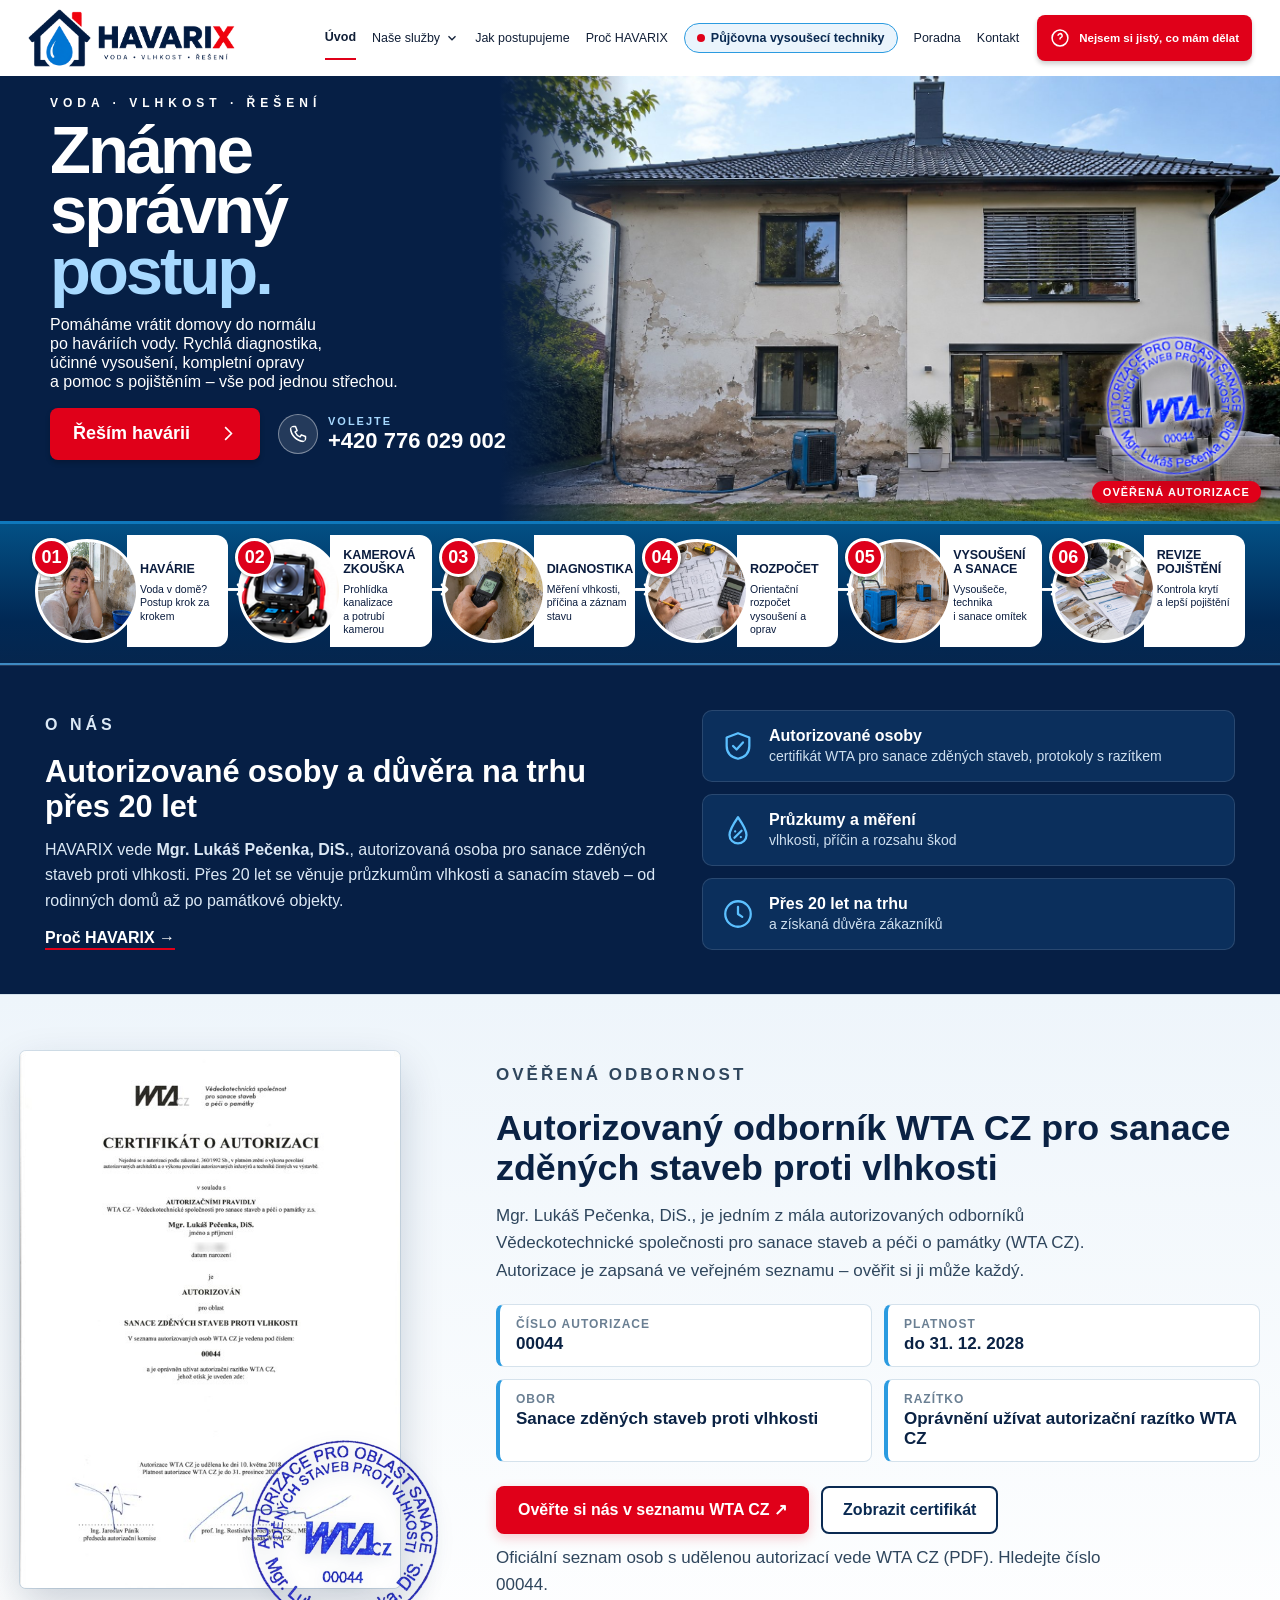
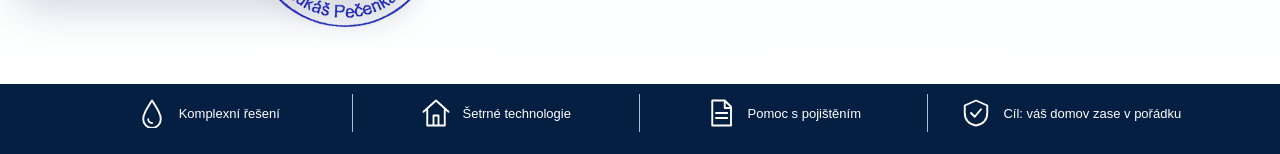
<file: index.html>
<!doctype html>
<html lang="cs">
<head>
 <meta charset="utf-8"><meta name="robots" content="noindex,nofollow"><meta name="viewport" content="width=device-width,initial-scale=1">
 <link rel="icon" type="image/png" sizes="48x48" href="assets/favicon-48.png"><link rel="icon" type="image/png" sizes="512x512" href="assets/favicon-512.png"><link rel="apple-touch-icon" href="assets/apple-touch-icon.png"><meta name="theme-color" content="#06264a">
 <title>HAVARIX — Voda · Vlhkost · Řešení</title>
 <meta name="description" content="Pomáháme vrátit domovy do normálu po haváriích vody. Diagnostika, vysoušení, opravy i pomoc s pojištěním.">
 <link rel="stylesheet" href="styles.css?v=202611262148">
</head>
<body>
 <header class="site-header" id="uvod">
  <div class="header-inner">
   <a class="brand" href="#uvod" aria-label="HAVARIX — úvod"><img class="brand-logo" src="assets/logo-havarix.png" width="643" height="180" alt="HAVARIX – Voda · Vlhkost · Řešení"></a>
   <nav class="desktop-nav" aria-label="Hlavní navigace"><a href="index.html" data-view="uvod" class="active">Úvod</a><div class="nav-drop"><a href="page.html?view=sluzby" data-view="sluzby" aria-haspopup="true">Naše služby <svg class="chev" viewBox="0 0 24 24" aria-hidden="true"><path d="m6 9 6 6 6-6"/></svg></a><div class="drop-menu"><a href="page.html?view=kamera">Kamerová zkouška</a><a href="page.html?view=diagnostika">Diagnostika vlhkosti</a><a href="page.html?view=vysouseni">Profesionální vysoušení</a><a href="page.html?view=vysouseni">Sanace a opravy</a><a href="page.html?view=pojisteni">Pomoc s pojištěním</a><a href="page.html?view=pujcovna">Půjčovna vysoušecí techniky</a><a class="drop-all" href="page.html?view=sluzby">Všechny služby →</a></div></div><a href="page.html?view=postup" data-view="postup">Jak postupujeme</a><a href="page.html?view=proc" data-view="proc">Proč HAVARIX</a><a href="page.html?view=pujcovna" data-view="pujcovna">Půjčovna vysoušecí techniky</a><a href="page.html?view=poradna" data-view="poradna">Poradna</a><a href="page.html?view=kontakt" data-view="kontakt">Kontakt</a></nav>
   <a class="top-cta" href="page.html?view=pruvodce"><svg class="cta-ic" viewBox="0 0 24 24" aria-hidden="true"><circle cx="12" cy="12" r="9.5"/><path d="M9.6 9.3a2.5 2.5 0 1 1 3.4 2.3c-.6.3-1 .8-1 1.5v.6M12 16.8h.01"/></svg>Nejsem si jistý, co mám dělat</a>
   <button class="menu-toggle" aria-expanded="false" aria-controls="mobile-nav" aria-label="Otevřít nabídku"><span></span><span></span><span></span></button>
  </div>
  <nav id="mobile-nav" class="mobile-nav" aria-label="Mobilní nabídka" hidden><a href="index.html">Úvod</a><a href="page.html?view=sluzby">Naše služby</a><a class="sub" href="page.html?view=kamera">Kamerová zkouška</a><a class="sub" href="page.html?view=diagnostika">Diagnostika vlhkosti</a><a class="sub" href="page.html?view=vysouseni">Profesionální vysoušení</a><a class="sub" href="page.html?view=vysouseni">Sanace a opravy</a><a class="sub" href="page.html?view=pojisteni">Pomoc s pojištěním</a><a href="page.html?view=postup">Jak postupujeme</a><a href="page.html?view=proc">Proč HAVARIX</a><a href="page.html?view=pujcovna">Půjčovna vysoušecí techniky</a><a href="page.html?view=poradna">Poradna</a><a href="page.html?view=kontakt">Kontakt</a><a class="mobile-tel" href="tel:+420776029002">Zavolat +420 776 029 002</a><a class="mobile-cta" href="page.html?view=pruvodce">Nejsem si jistý, co mám dělat</a></nav>
 </header>
 <main>
  <section id="hero" aria-labelledby="hero-heading">
   <img class="hero-picture hero-day hero-fasada" src="assets/img/hero_uvod_fasada.jpg" width="1672" height="941" alt="Fasáda rodinného domu – vlevo poškozená vlhkostí s vysoušečem, vpravo opravená">
   <div class="hero-shade"></div>
   <a class="hero-stamp" href="#overeni" aria-label="Autorizace WTA CZ č. 00044 – zobrazit ověření"><img src="assets/autorizace/razitko-wta-00044.webp" width="620" height="620" alt="Autorizační razítko WTA CZ č. 00044 – Mgr. Lukáš Pečenka, DiS."><span>Ověřená autorizace</span></a>
   <div class="hero-content"><p class="eyebrow">VODA · VLHKOST · ŘEŠENÍ</p><h1 id="hero-heading">Známe<br>správný<br><span>postup.</span></h1><p class="hero-description">Pomáháme vrátit domovy do normálu<br>po haváriích vody. Rychlá diagnostika,<br>účinné vysoušení, kompletní opravy<br>a pomoc s pojištěním – vše pod jednou střechou.</p><div class="hero-actions"><a class="hero-cta" href="page.html?view=resim">Řeším havárii <svg viewBox="0 0 24 24" aria-hidden="true"><path d="m9 4 8 8-8 8"/></svg></a><a class="hero-phone" href="tel:+420776029002"><svg viewBox="0 0 24 24" aria-hidden="true"><path d="M5 3h4l2 5-2.5 1.5a11 11 0 0 0 6 6L16 13l5 2v4a2 2 0 0 1-2 2A17 17 0 0 1 3 5a2 2 0 0 1 2-2Z"/></svg><span><small>Volejte</small>+420 776 029 002</span></a></div></div>
  </section>
  <section id="process" aria-label="Náš postup v pěti krocích"><div class="steps">
   <a class="step" href="page.html?view=havarie"><div class="step-photo-wrap"><img class="step-photo-1" src="assets/img/step_havarie.jpg" width="1024" height="1024" alt="Žena řeší havárii vody" loading="lazy"><span class="step-number">01</span></div><div class="step-copy"><h2>HAVÁRIE</h2><p>Voda v domě?<br>Postup krok za krokem</p></div></a>
   <a class="step" href="page.html?view=kamera"><div class="step-photo-wrap"><img class="step-photo-kamera" src="assets/img/step_kamera.jpg" width="480" height="480" alt="Inspekční kamera do kanalizace" loading="lazy"><span class="step-number">02</span></div><div class="step-copy"><h2>KAMEROVÁ<br>ZKOUŠKA</h2><p>Prohlídka kanalizace<br>a potrubí kamerou</p></div></a>
   <a class="step" href="page.html?view=diagnostika"><div class="step-photo-wrap"><img class="step-photo-2" src="assets/img/step_dokumentace.jpg" width="1024" height="1024" alt="Měření vlhkosti přístrojem" loading="lazy"><span class="step-number">03</span></div><div class="step-copy"><h2>DIAGNOSTIKA</h2><p>Měření vlhkosti,<br>příčina a záznam stavu</p></div></a>
   <a class="step" href="page.html?view=rozpocet"><div class="step-photo-wrap"><img class="step-photo-3" src="assets/img/step_rozpocet.jpg" width="1024" height="1024" alt="Výpočet rozpočtu opravy" loading="lazy"><span class="step-number">04</span></div><div class="step-copy"><h2>ROZPOČET</h2><p>Orientační rozpočet<br>vysoušení a oprav</p></div></a>
   <a class="step" href="page.html?view=vysouseni"><div class="step-photo-wrap"><img class="step-photo-4" src="assets/img/step_vysouseni.jpg" width="1024" height="1024" alt="Profesionální vysoušecí stroje" loading="lazy"><span class="step-number">05</span></div><div class="step-copy"><h2>VYSOUŠENÍ<br>A SANACE</h2><p>Vysoušeče, technika<br>i sanace omítek</p></div></a>
   <a class="step" href="page.html?view=pojisteni"><div class="step-photo-wrap"><img class="step-photo-5" src="assets/img/step_pojisteni.jpg" width="1024" height="1024" alt="Kontrola dokumentů pro pojišťovnu" loading="lazy"><span class="step-number">06</span></div><div class="step-copy"><h2>REVIZE<br>POJIŠTĚNÍ</h2><p>Kontrola krytí<br>a lepší pojištění</p></div></a>
  </div></section>
  <section id="o-nas" class="about" aria-labelledby="about-heading">
   <div class="about-inner">
    <div class="about-text"><p class="about-kicker">O NÁS</p><h2 id="about-heading">Autorizované osoby a důvěra na trhu přes 20 let</h2><p>HAVARIX vede <b>Mgr. Lukáš Pečenka, DiS.</b>, autorizovaná osoba pro sanace zděných staveb proti vlhkosti. Přes 20 let se věnuje průzkumům vlhkosti a sanacím staveb – od rodinných domů až po památkové objekty.</p><a class="about-link" href="page.html?view=proc">Proč HAVARIX →</a></div>
    <ul class="about-facts">
     <li><svg viewBox="0 0 24 24" aria-hidden="true"><path d="M12 3 4 6v6c0 5 3.5 8 8 9 4.5-1 8-4 8-9V6z"/><path d="m8.5 12 2.5 2.5 4.5-5"/></svg><span><b>Autorizované osoby</b>certifikát WTA pro sanace zděných staveb, protokoly s razítkem</span></li>
     <li><svg viewBox="0 0 24 24" aria-hidden="true"><path d="M12 3C7.5 9.5 6 12.6 6 15.5a6 6 0 0 0 12 0C18 12.6 16.5 9.5 12 3Z"/><path d="m9.5 17.5 5-5M10 13h.01M14 17h.01"/></svg><span><b>Průzkumy a měření</b>vlhkosti, příčin a rozsahu škod</span></li>
     <li><svg viewBox="0 0 24 24" aria-hidden="true"><circle cx="12" cy="12" r="9"/><path d="M12 7v5l3 2"/></svg><span><b>Přes 20 let na trhu</b>a získaná důvěra zákazníků</span></li>
    </ul>
   </div>
  </section>
  <section class="trust-band" id="overeni" aria-label="Ověřená odbornost">
   <div class="trust">
    <div class="trust-media"><a class="trust-cert" href="assets/autorizace/certifikat-wta-00044.jpg" data-lightbox aria-label="Zobrazit certifikát o autorizaci v plné velikosti"><img src="assets/autorizace/certifikat-wta-00044-nahled.jpg" width="520" height="735" alt="Certifikát o autorizaci WTA CZ č. 00044 – Mgr. Lukáš Pečenka, DiS." loading="lazy"><span class="trust-zoom">Zobrazit certifikát</span></a><img class="trust-stamp" src="assets/autorizace/razitko-wta-00044.webp" width="620" height="620" alt="Autorizační razítko WTA CZ č. 00044" loading="lazy"></div>
    <div class="trust-text"><p class="trust-kicker">Ověřená odbornost</p><h2>Autorizovaný odborník WTA CZ pro sanace zděných staveb proti vlhkosti</h2><p>Mgr. Lukáš Pečenka, DiS., je jedním z mála autorizovaných odborníků Vědeckotechnické společnosti pro sanace staveb a péči o památky (WTA CZ). Autorizace je zapsaná ve veřejném seznamu – ověřit si ji může každý.</p>
     <dl class="trust-facts"><div><dt>Číslo autorizace</dt><dd>00044</dd></div><div><dt>Platnost</dt><dd>do 31. 12. 2028</dd></div><div><dt>Obor</dt><dd>Sanace zděných staveb proti vlhkosti</dd></div><div><dt>Razítko</dt><dd>Oprávnění užívat autorizační razítko WTA CZ</dd></div></dl>
     <div class="trust-actions"><a class="trust-verify" href="https://www.wta-international.org/fileadmin/user_upload/WTA-CZ/Z_2026_05_28_Seznam_osob_s_udelenou_autorizaci_pro_ZDIVO_28.5.2026.pdf" target="_blank" rel="noopener">Ověřte si nás v seznamu WTA CZ ↗</a><a class="trust-show" href="assets/autorizace/certifikat-wta-00044.jpg" data-lightbox>Zobrazit certifikát</a></div>
     <p class="trust-note">Oficiální seznam osob s udělenou autorizací vede WTA CZ (PDF). Hledejte číslo 00044.</p></div>
   </div>
  </section>
 </main>
 <footer class="site-footer" id="vyhody"><div class="benefits">
  <div class="benefit"><svg viewBox="0 0 24 24" aria-hidden="true"><path d="M12 2C7 10 5 13 5 17a7 7 0 0 0 14 0c0-4-2-7-7-15Z"/><path d="M9 17a3 3 0 0 0 3 3"/></svg><span>Komplexní řešení</span></div>
  <div class="benefit"><svg viewBox="0 0 24 24" aria-hidden="true"><path d="m2 11 10-9 10 9M5 9v13h14V9M10 22v-8h4v8"/></svg><span>Šetrné technologie</span></div>
  <div class="benefit"><svg viewBox="0 0 24 24" aria-hidden="true"><path d="M5 2h10l5 5v15H5zM15 2v6h5M8 12h9M8 16h9"/></svg><span>Pomoc s pojištěním</span></div>
  <div class="benefit"><svg viewBox="0 0 24 24" aria-hidden="true"><path d="m12 2 9 4v6c0 6-4 9-9 10-5-1-9-4-9-10V6zM8 12l3 3 5-6"/></svg><span>Cíl: váš domov zase v pořádku</span></div>
 </div></footer>
 <dialog id="info-dialog"><form method="dialog"><button class="dialog-close" aria-label="Zavřít">×</button><h2 id="dialog-title">Kontakt</h2><p>Pomůžeme vám zorientovat se v dalším postupu po havárii vody.</p><p class="dialog-note">Kontaktní údaje nejsou na dodané předloze uvedeny. Pro ostrý web je potřeba je doplnit.</p><button class="dialog-done" value="cancel">Rozumím</button></form></dialog>
 <script src="script.js?v=202611262148"></script>
</body></html>
</file>
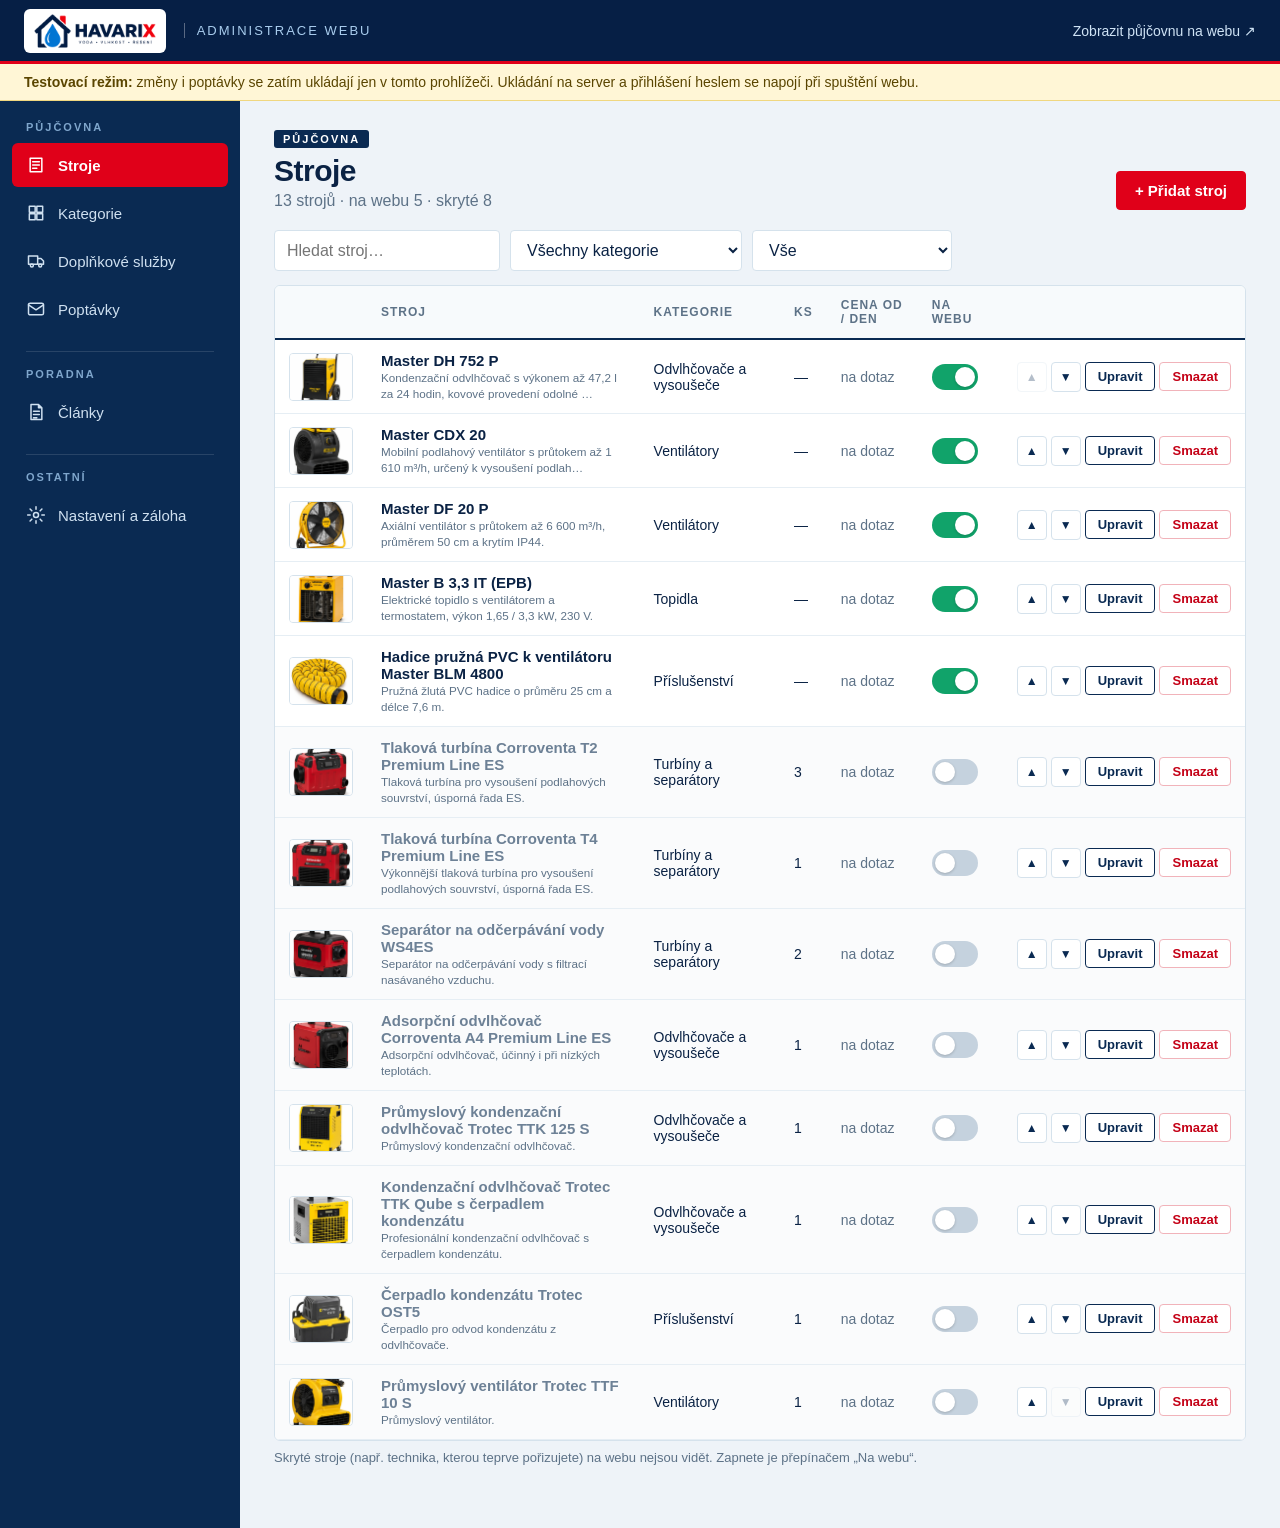
<file: admin.html>
<!doctype html>
<html lang="cs">
<head>
 <meta charset="utf-8"><meta name="viewport" content="width=device-width,initial-scale=1">
 <meta name="robots" content="noindex,nofollow">
 <link rel="icon" type="image/png" sizes="48x48" href="assets/favicon-48.png"><link rel="icon" type="image/png" sizes="512x512" href="assets/favicon-512.png"><link rel="apple-touch-icon" href="assets/apple-touch-icon.png"><meta name="theme-color" content="#061f45">
 <title>Administrace | HAVARIX</title>
 <link rel="stylesheet" href="admin.css?v=202611262148">
</head>
<body>
 <header class="adm-top">
  <a class="brand" href="index.html" aria-label="HAVARIX – web"><span class="logo-pill"><img src="assets/logo-havarix-90.png" width="322" height="90" alt="HAVARIX"></span><small>Administrace webu</small></a>
  <a class="view-web" href="page.html?view=pujcovna" target="_blank" rel="noopener">Zobrazit půjčovnu na webu ↗</a>
 </header>
 <div class="test-banner" role="note"><b>Testovací režim:</b> změny i poptávky se zatím ukládají jen v tomto prohlížeči. Ukládání na server a přihlášení heslem se napojí při spuštění webu.</div>
 <div class="adm-layout">
  <nav class="adm-nav" aria-label="Sekce administrace">
   <p class="nav-group">Půjčovna</p>
   <button type="button" data-tab="stroje" class="on"><svg viewBox="0 0 24 24"><path d="M5 4h14v16H5zM8 8h8M8 12h8M8 16h5"/></svg>Stroje</button>
   <button type="button" data-tab="kategorie"><svg viewBox="0 0 24 24"><path d="M4 4h7v7H4zM13 4h7v7h-7zM4 13h7v7H4zM13 13h7v7h-7z"/></svg>Kategorie</button>
   <button type="button" data-tab="sluzby"><svg viewBox="0 0 24 24"><path d="M3 6h11v10H3zM14 9h4l3 3v4h-7"/><circle cx="7" cy="17.5" r="1.8"/><circle cx="17" cy="17.5" r="1.8"/></svg>Doplňkové služby</button>
   <button type="button" data-tab="poptavky"><svg viewBox="0 0 24 24"><rect x="3" y="5" width="18" height="14" rx="2"/><path d="m3 7 9 6 9-6"/></svg>Poptávky <span class="count" id="inq-count"></span></button>
   <p class="nav-group">Poradna</p>
   <button type="button" data-tab="clanky"><svg viewBox="0 0 24 24"><path d="M6 3h9l4 4v14H6zM15 3v4h4M9 11h7M9 15h7M9 19h4"/></svg>Články</button>
   <p class="nav-group">Ostatní</p>
   <button type="button" data-tab="nastaveni"><svg viewBox="0 0 24 24"><circle cx="12" cy="12" r="3"/><path d="M12 2v3M12 19v3M2 12h3M19 12h3M4.9 4.9 7 7M17 17l2.1 2.1M4.9 19.1 7 17M17 7l2.1-2.1"/></svg>Nastavení a záloha</button>
  </nav>
  <main class="adm-main" id="adm-main" tabindex="-1"></main>
 </div>
 <div class="toast" id="toast" role="status" aria-live="polite"></div>
 <script src="rental-data.js?v=202611262148"></script><script src="poradna-data.js?v=202611262148"></script><script src="rental-store.js?v=202611262148"></script><script src="admin.js?v=202611262148"></script>
</body>
</html>
</file>
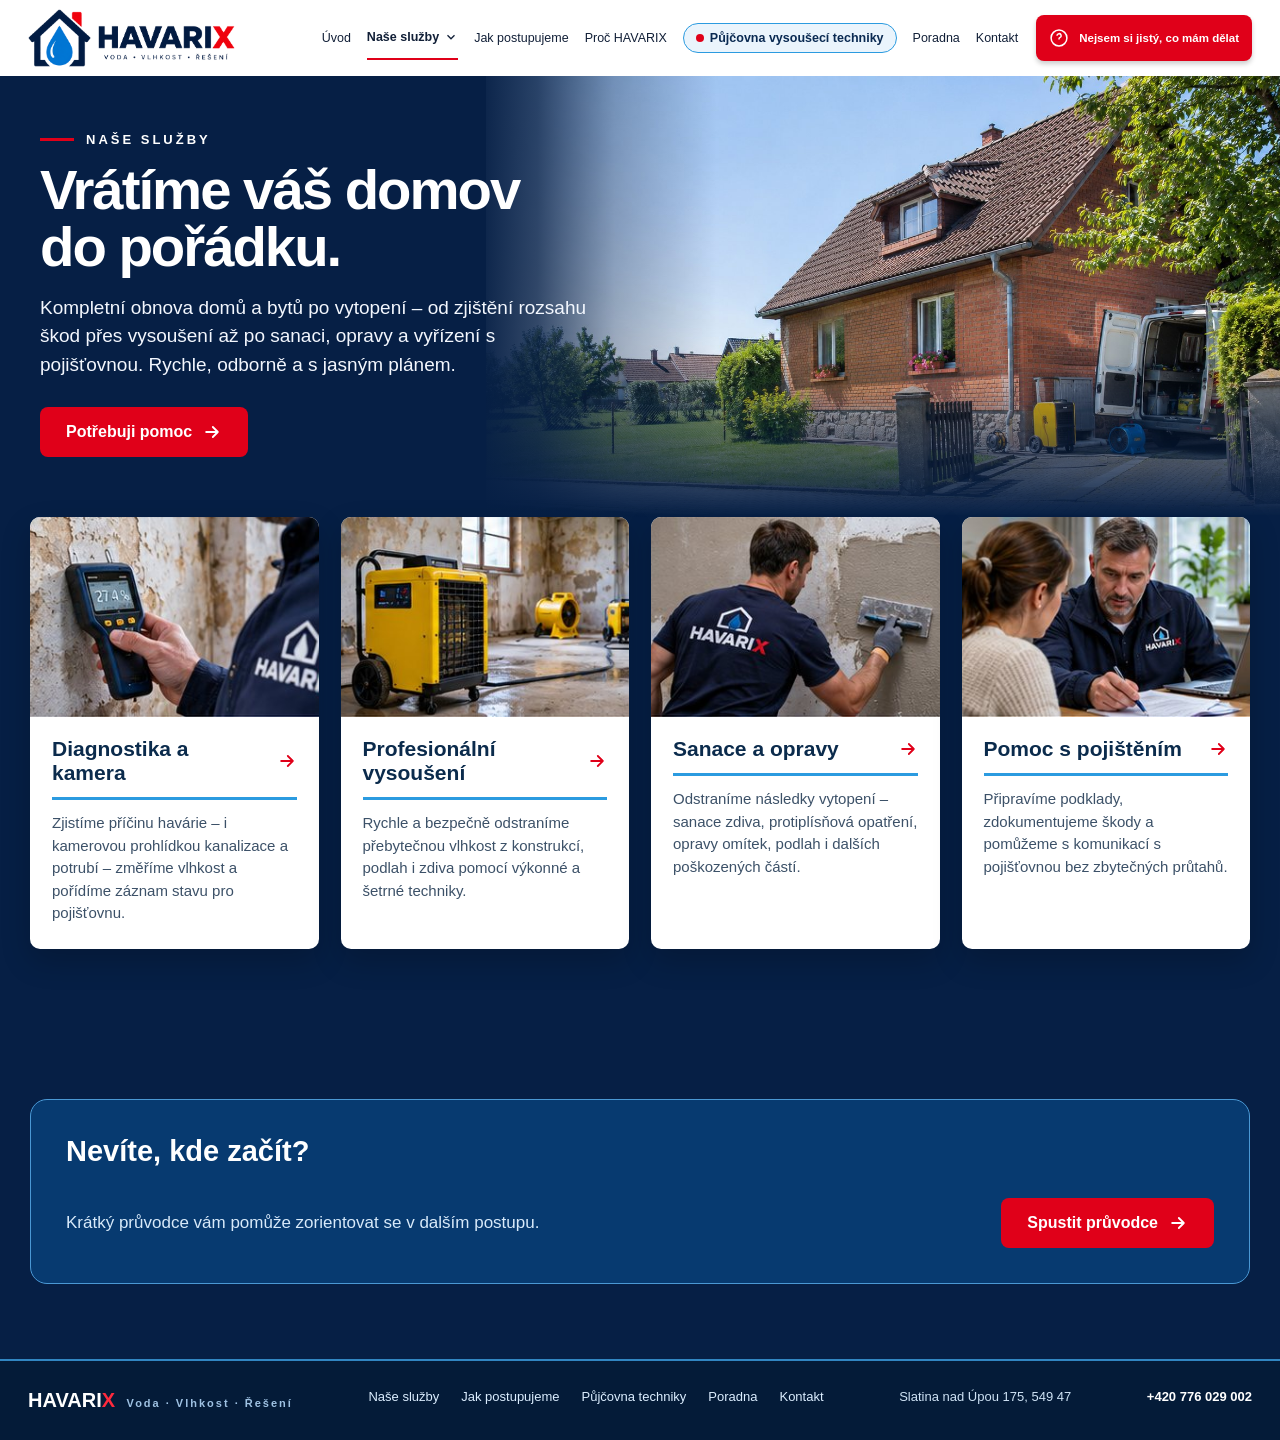
<file: page.html>
<!doctype html><html lang="cs"><head><meta charset="utf-8"><meta name="robots" content="noindex,nofollow"><meta name="viewport" content="width=device-width,initial-scale=1"><link rel="icon" type="image/png" sizes="48x48" href="assets/favicon-48.png"><link rel="icon" type="image/png" sizes="512x512" href="assets/favicon-512.png"><link rel="apple-touch-icon" href="assets/apple-touch-icon.png"><meta name="theme-color" content="#06264a"><title>HAVARIX — podstránky</title><meta name="description" content="Kompletní pomoc s haváriemi vody, vysoušením, sanací a pojištěním."><link rel="stylesheet" href="styles.css?v=202611262148"><link rel="stylesheet" href="pages.css?v=202611262148"></head>
<body class="inner-page">
 <header class="site-header"><div class="header-inner">
  <a class="brand" href="index.html" aria-label="HAVARIX — úvod"><img class="brand-logo" src="assets/logo-havarix.png" width="643" height="180" alt="HAVARIX – Voda · Vlhkost · Řešení"></a>
  <nav class="desktop-nav" aria-label="Hlavní navigace"><a href="index.html" data-view="uvod">Úvod</a><div class="nav-drop"><a href="page.html?view=sluzby" data-view="sluzby" aria-haspopup="true">Naše služby <svg class="chev" viewBox="0 0 24 24" aria-hidden="true"><path d="m6 9 6 6 6-6"/></svg></a><div class="drop-menu"><a href="page.html?view=kamera">Kamerová zkouška</a><a href="page.html?view=diagnostika">Diagnostika vlhkosti</a><a href="page.html?view=vysouseni">Profesionální vysoušení</a><a href="page.html?view=vysouseni">Sanace a opravy</a><a href="page.html?view=pojisteni">Pomoc s pojištěním</a><a href="page.html?view=pujcovna">Půjčovna vysoušecí techniky</a><a class="drop-all" href="page.html?view=sluzby">Všechny služby →</a></div></div><a href="page.html?view=postup" data-view="postup">Jak postupujeme</a><a href="page.html?view=proc" data-view="proc">Proč HAVARIX</a><a href="page.html?view=pujcovna" data-view="pujcovna">Půjčovna vysoušecí techniky</a><a href="page.html?view=poradna" data-view="poradna">Poradna</a><a href="page.html?view=kontakt" data-view="kontakt">Kontakt</a></nav>
  <a class="top-cta" href="page.html?view=pruvodce"><svg class="cta-ic" viewBox="0 0 24 24" aria-hidden="true"><circle cx="12" cy="12" r="9.5"/><path d="M9.6 9.3a2.5 2.5 0 1 1 3.4 2.3c-.6.3-1 .8-1 1.5v.6M12 16.8h.01"/></svg>Nejsem si jistý, co mám dělat</a><button class="menu-toggle" aria-expanded="false" aria-controls="mobile-nav" aria-label="Otevřít nabídku"><span></span><span></span><span></span></button>
 </div><nav id="mobile-nav" class="mobile-nav" aria-label="Mobilní nabídka" hidden><a href="index.html">Úvod</a><a href="page.html?view=sluzby">Naše služby</a><a class="sub" href="page.html?view=kamera">Kamerová zkouška</a><a class="sub" href="page.html?view=diagnostika">Diagnostika vlhkosti</a><a class="sub" href="page.html?view=vysouseni">Profesionální vysoušení</a><a class="sub" href="page.html?view=vysouseni">Sanace a opravy</a><a class="sub" href="page.html?view=pojisteni">Pomoc s pojištěním</a><a href="page.html?view=postup">Jak postupujeme</a><a href="page.html?view=proc">Proč HAVARIX</a><a href="page.html?view=pujcovna">Půjčovna vysoušecí techniky</a><a href="page.html?view=poradna">Poradna</a><a href="page.html?view=kontakt">Kontakt</a><a class="mobile-tel" href="tel:+420776029002">Zavolat +420 776 029 002</a><a class="mobile-cta" href="page.html?view=pruvodce">Nejsem si jistý, co mám dělat</a></nav></header>
 <main id="dynamic-page" tabindex="-1"><div class="page-loading">Načítání obsahu…</div></main>
 <footer class="inner-footer"><div class="inner-footer-row"><span class="footer-brand">HAVARI<span>X</span> <small>Voda · Vlhkost · Řešení</small></span><nav aria-label="Patička"><a href="page.html?view=sluzby">Naše služby</a><a href="page.html?view=postup">Jak postupujeme</a><a href="page.html?view=pujcovna">Půjčovna techniky</a><a href="page.html?view=poradna">Poradna</a><a href="page.html?view=kontakt">Kontakt</a></nav><span class="footer-addr">Slatina nad Úpou 175, 549 47</span><a class="footer-tel" href="tel:+420776029002">+420 776 029 002</a></div></footer>
 <script src="script.js?v=202611262148"></script><script src="rental-data.js?v=202611262148"></script><script src="poradna-data.js?v=202611262148"></script><script src="rental-store.js?v=202611262148"></script><script src="pages.js?v=202611262148"></script>
</body></html>
</file>
<file: styles.css>
:root{--navy:#061f45;--deep:#002347;--white:#fff;--muted:#dce8f4;--border:#9cc4e5;--accent:#a7d9ff;--red:#e00019;--container:1260px;--gutter:90px;--header-height:76px;--hero-height:445px;--process-height:201px;--footer-height:88px;--radius:8px}
*{box-sizing:border-box}html{scroll-behavior:smooth}body{margin:0;font-family:Arial,Helvetica,sans-serif;color:var(--navy);background:var(--deep)}button,a{font:inherit}button{cursor:pointer}button:focus-visible,a:focus-visible{outline:3px solid #30aaff;outline-offset:3px}.site-header{height:76px;background:#fff;position:relative;z-index:20}.header-inner{height:100%;max-width:1440px;margin:auto;padding:0 89px;display:flex;align-items:center;justify-content:space-between;gap:18px}.brand{display:flex;align-items:center;gap:8px;text-decoration:none;color:var(--navy);flex:none}.brand-mark{width:59px;height:58px;display:block}.brand-mark svg{width:100%;height:100%}.brand-type{display:flex;flex-direction:column}.brand-name{font-size:37px;line-height:1;font-weight:900;letter-spacing:-1.8px}.brand-name span{color:#cf001b}.brand-subtitle{font-size:7px;font-weight:800;letter-spacing:2.6px;margin-left:4px;margin-top:4px}.desktop-nav{display:flex;align-items:center;gap:33px;margin-left:auto}.desktop-nav a,.nav-text{background:none;border:0;color:#111f37;text-decoration:none;white-space:nowrap;font-size:13px;padding:14px 0}.desktop-nav .active{font-weight:700;border-bottom:2px solid var(--red)}.desktop-nav a:hover,.nav-text:hover{color:var(--red)}.top-cta,.hero-cta{background:var(--red);border:0;color:#fff;font-weight:700;border-radius:8px;box-shadow:0 3px 5px #0003}.top-cta{height:46px;padding:0 17px;white-space:nowrap;font-size:12px}.top-cta span{padding-left:12px}.menu-toggle,.mobile-nav{display:none}section#hero{height:445px;position:relative;overflow:hidden;background:#00254a}.hero-picture{width:100%;height:100%;position:absolute;inset:0;object-fit:cover;object-position:55% 49%}.hero-shade{position:absolute;inset:0;background:linear-gradient(90deg,#001c3f 0%,#00234edb 22%,#00234d85 39%,transparent 63%)}.hero-content{position:relative;z-index:1;color:#fff;max-width:1260px;margin:auto;padding-top:20px}.eyebrow{font-size:12px;letter-spacing:5px;font-weight:700;margin:0 0 10px}.hero-content h1{font-size:78px;line-height:.84;letter-spacing:-3px;font-weight:900;margin:0 0 14px}.hero-content h1 span{color:#a7d9ff}.hero-description{font-size:16px;line-height:1.2;margin:0 0 16px;color:#fff}.hero-cta{height:52px;width:210px;font-size:18px;display:flex;align-items:center;justify-content:space-between;padding:0 23px}.hero-cta svg{width:19px;height:19px;fill:none;stroke:#fff;stroke-width:2}section#process{height:201px;background:linear-gradient(180deg,#035085 0%,#012854 70%,#05264e 100%);border-top:3px solid #0f78bc;border-bottom:2px solid #3e8ac2;display:flex;align-items:flex-start}.steps{max-width:1440px;margin:0 auto;width:100%;padding:12px 35px 0;display:flex;justify-content:space-between;gap:12px}.step{width:19.3%;position:relative;display:flex;align-items:center;min-width:0}.step:not(:last-child):after{content:'➜';position:absolute;right:-18px;top:58px;color:#fff;font-size:24px;z-index:3}.step-photo-wrap{width:143px;height:143px;border:3px solid #fff;border-radius:50%;flex:none;overflow:visible;position:relative;z-index:2;background:#fff}.step-photo-wrap img{width:100%;height:100%;border-radius:50%;object-fit:cover}.step-number{position:absolute;left:-6px;top:-4px;display:grid;place-items:center;background:#de001b;color:#fff;width:39px;height:39px;border:3px solid white;border-radius:50%;font-size:18px;font-weight:900;box-shadow:0 1px 3px #0006}.step-copy{background:#fff;color:#0a1c3e;height:80px;flex:1;min-width:0;margin-left:-12px;border-radius:0 12px 12px 0;padding:13px 7px 7px 19px;display:flex;flex-direction:column;justify-content:center}.step-copy h2{font-size:14px;line-height:1;font-weight:900;margin:0}.step-copy p{font-size:9px;line-height:1.13;margin:5px 0 0}.site-footer{height:88px;background:#051f43;color:#fff;display:flex;align-items:flex-start;justify-content:center}.benefits{max-width:1150px;width:100%;display:grid;grid-template-columns:repeat(4,1fr);align-items:center;padding-top:17px}.benefit{display:flex;align-items:center;justify-content:center;gap:16px;min-height:38px;font-size:15px}.benefit:not(:last-child){border-right:1px solid #a9bfd4}.benefit svg{width:36px;height:36px;fill:none;stroke:#fff;stroke-width:1.5;stroke-linecap:round;stroke-linejoin:round;flex:none}.top-cta:hover,.hero-cta:hover,.dialog-done:hover{background:#bb0015}dialog{border:0;border-radius:14px;box-shadow:0 14px 60px #0007;max-width:460px;width:calc(100% - 32px);padding:30px;color:var(--navy)}dialog::backdrop{background:#001a36b8}dialog h2{font-size:25px;margin:0 0 12px}.dialog-note{font-size:13px;color:#51657a}.dialog-close{position:absolute;right:16px;top:9px;font-size:32px;border:0;background:none}.dialog-done{background:var(--red);color:#fff;border:0;padding:12px 24px;border-radius:8px}
header.site-header{height:76px}
.site-header .top-cta{text-decoration:none;display:inline-flex;align-items:center}
.hero-cta{text-decoration:none}
.step{text-decoration:none;color:inherit}
.step:focus-visible .step-copy,.step:hover .step-copy{box-shadow:0 0 0 3px #68c6ff inset}
footer.site-footer{height:70px}
@media(min-width:1251px){.hero-picture{object-position:55% 60%}.hero-content h1{font-size:67px;line-height:.9}.step-copy{height:68px;padding-top:7px;padding-bottom:7px}.steps{padding-top:11px}.benefits{padding-top:10px}.benefit{gap:12px;font-size:13px}.benefit svg{width:30px;height:30px}}
/* On very wide monitors preserve the reference's 16:9 visual scale. */
@media(min-width:1600px){body{zoom:1.28}.hero-content{padding-left:35px}.hero-picture{width:82%;left:18%;object-position:55% 60%}.hero-shade{background:linear-gradient(90deg,#001c3f 0%,#00234de8 28%,#00234d7d 48%,transparent 70%)}.step-photo-wrap{width:112px;height:112px}.step-copy{height:70px;padding:7px 8px 7px 18px}.step-copy h2{font-size:12px;line-height:1.06}.step-copy p{font-size:9px;line-height:1.14}.steps{gap:8px}.step:not(:last-child):after{top:43px}}
@media(max-width:1250px){.header-inner{padding:0 35px}.desktop-nav{gap:17px}.brand-name{font-size:30px}.brand-mark{width:50px}.hero-content{padding-left:55px}.steps{padding:12px 20px 0;gap:5px}.step-photo-wrap{width:115px;height:115px}.step-copy{padding-left:14px}.step-copy h2{font-size:11px}.step-copy p{font-size:8px}.step:not(:last-child):after{top:44px;right:-11px}}
@media(max-width:900px){.site-header{height:70px}.header-inner{padding:0 20px}.desktop-nav,.top-cta{display:none}.menu-toggle{display:flex;flex-direction:column;gap:5px;border:0;background:none;padding:12px}.menu-toggle span{width:27px;height:3px;background:#06264a;border-radius:3px}.mobile-nav:not([hidden]){display:flex;position:absolute;top:70px;left:0;right:0;flex-direction:column;background:#fff;padding:15px 22px;box-shadow:0 9px 20px #0003}.mobile-nav a,.mobile-nav button{text-align:left;text-decoration:none;padding:13px 5px;border:0;background:none;color:var(--navy)}section#hero{height:540px}.hero-content{padding:48px 25px 0}.hero-content h1{font-size:clamp(55px,10vw,80px)}.hero-description{font-size:14px}.hero-shade{background:linear-gradient(90deg,#001c3f 0%,#00234de8 48%,#00234d44 100%)}section#process{height:auto;min-height:0}.steps{flex-wrap:wrap;justify-content:center;padding:24px 15px;gap:20px}.step{width:calc(50% - 15px);max-width:340px}.step:not(:last-child):after{display:none}.site-footer{height:auto}.benefits{grid-template-columns:1fr 1fr;padding:20px;gap:16px}.benefit{border:0!important;justify-content:flex-start}}
@media(max-width:520px){.brand-name{font-size:26px}.brand-subtitle{font-size:6px}.brand-mark{width:45px;height:48px}section#hero{height:560px}.hero-picture{object-position:65% 50%}.hero-content{padding:40px 18px 0}.hero-content h1{font-size:65px}.eyebrow{font-size:10px;letter-spacing:3px}.hero-description{font-size:13px}.steps{display:flex;flex-direction:column;align-items:center}.step{width:100%;max-width:340px}.step-photo-wrap{width:125px;height:125px}.step-copy{height:85px}.step-copy h2{font-size:14px}.step-copy p{font-size:10px}.benefits{grid-template-columns:1fr}.benefit{justify-content:flex-start;font-size:14px}.benefit svg{width:30px;height:30px}}
@media(prefers-reduced-motion:reduce){html{scroll-behavior:auto}*,*:before,*:after{transition:none!important;animation:none!important}}

/* --- Hlavička: rozbalovací „Naše služby“, ikona u tlačítka, mobilní podmenu --- */
.nav-drop{position:relative;display:flex;align-items:center}
.nav-drop>a{display:inline-flex;align-items:center;gap:5px}
.desktop-nav .chev{width:14px;height:14px;fill:none;stroke:currentColor;stroke-width:2.2;transition:transform .2s}
.nav-drop:hover .chev,.nav-drop:focus-within .chev{transform:rotate(180deg)}
.drop-menu{position:absolute;top:100%;left:-18px;min-width:240px;background:#fff;border-radius:8px;box-shadow:0 14px 34px #00153340;padding:8px;display:flex;flex-direction:column;opacity:0;visibility:hidden;transform:translateY(6px);transition:opacity .18s,transform .18s,visibility .18s;z-index:50}
.nav-drop:hover .drop-menu,.nav-drop:focus-within .drop-menu{opacity:1;visibility:visible;transform:none}
.desktop-nav .drop-menu a{padding:11px 12px;border-radius:6px;font-size:13px;border:0;font-weight:400}
.desktop-nav .drop-menu a:hover{background:#eef5fb;color:var(--red)}
.desktop-nav .drop-menu .drop-all{font-weight:700;color:#0a2c55;border-top:1px solid #e3ebf2;border-radius:0 0 6px 6px;margin-top:4px}
.top-cta{display:inline-flex;align-items:center;gap:9px;text-decoration:none}
.top-cta .cta-ic{width:20px;height:20px;fill:none;stroke:#fff;stroke-width:1.8;flex:none}
.mobile-nav .sub{padding-left:22px!important;font-size:14px;color:#3d5876!important}
.mobile-nav .mobile-cta{margin-top:8px;background:var(--red);color:#fff!important;border-radius:8px;text-align:center!important;font-weight:700}
/* logo HAVARIX (obrázek) */
.brand-logo{display:block;height:58px;width:auto}
@media(max-width:1250px){.brand-logo{height:50px}}
@media(max-width:900px){.brand-logo{height:46px}}
@media(max-width:520px){.brand-logo{height:40px}}
/* 6. bod: samostatná kamerová zkouška (oddělená od pěti kroků) */
.steps{gap:10px}
.step{width:16.2%}
.step:nth-last-child(2):after{content:none}
.step-extra{padding-left:14px;border-left:2px dashed #ffffff66}
.cam-wrap{display:grid;place-items:center;background:#fff}
.cam-wrap svg{width:52%;height:52%;fill:none;stroke:#0a2244;stroke-width:1.5;stroke-linejoin:round}
.step-cam{font-size:24px!important}
.step-extra .step-copy{box-shadow:0 0 0 2px #e00019 inset}
@media(min-width:1251px){.step-photo-wrap{width:124px;height:124px}.step-copy h2{font-size:13px}.step-copy p{font-size:9px}.step:not(:last-child):after{top:50px}}
@media(max-width:900px){.step{width:calc(50% - 15px)}.step-extra{border-left:0;padding-left:0}}
@media(max-width:520px){.step{width:100%}}
/* šest bodů: víc místa pro text */
section#process{height:auto;padding-bottom:16px}
.step-copy{height:auto!important;min-height:92px;padding:10px 8px 10px 20px!important}
@media(min-width:1251px){.step-photo-wrap{width:112px;height:112px}.step-copy h2{font-size:12.5px;line-height:1.1}.step-copy p{font-size:10px;line-height:1.25}.step:not(:last-child):after{top:44px}}
@media(min-width:1251px){.step-copy{min-height:112px}}
/* oprava: červené tlačítko v hlavičce na mobilu skrýt (je v mobilním menu) */
@media(max-width:900px){.site-header .top-cta{display:none!important}}
/* zvýrazněná Půjčovna v menu */
.desktop-nav a[data-view="pujcovna"]{display:inline-flex;align-items:center;gap:6px;padding:9px 15px;border:1.5px solid #2b9be0;border-radius:999px;background:#eaf4fc;color:#0a2a52;font-weight:700;line-height:1}
.desktop-nav a[data-view="pujcovna"]::before{content:"";width:8px;height:8px;border-radius:50%;background:#e00019}
.desktop-nav a[data-view="pujcovna"]:hover{background:#0a2a52;border-color:#0a2a52;color:#fff}
.desktop-nav a[data-view="pujcovna"].active{background:#0a2a52;border-color:#0a2a52;color:#fff;border-bottom-width:1.5px}
.mobile-nav a[href="page.html?view=pujcovna"]{font-weight:700;color:#0a2a52;background:#eaf4fc;border-left:4px solid #2b9be0;border-radius:4px}
.inner-page .desktop-nav a[data-view="pujcovna"].active{border-bottom:1.5px solid #0a2a52}
.desktop-nav a[data-view="pujcovna"]{white-space:nowrap}
/* užší obrazovky: menu pod tlačítko (dlouhá položka Půjčovna se jinak nevejde) */
@media(max-width:1180px){
 .desktop-nav,.site-header .top-cta{display:none!important}
 .menu-toggle{display:flex!important;flex-direction:column;gap:5px;border:0;background:none;padding:12px;margin-left:auto}
 .menu-toggle span{width:27px;height:3px;background:#06264a;border-radius:3px}
 .mobile-nav:not([hidden]){display:flex!important;position:absolute;top:100%;left:0;right:0;flex-direction:column;background:#fff;padding:15px 22px;box-shadow:0 9px 20px #0003;z-index:30}
 .mobile-nav a{text-align:left;text-decoration:none;padding:13px 5px;color:var(--navy)}
}
/* šest bodů na středních obrazovkách: 2 řádky po 3 */
@media(max-width:1250px) and (min-width:901px){
 .steps{flex-wrap:wrap;justify-content:center;gap:18px 14px;padding:16px 20px}
 .step{width:31%}
 .step:after{display:none!important}
 .step-extra{border-left:0;padding-left:0}
 .step-photo-wrap{width:110px!important;height:110px!important}
 .step-copy{min-height:96px}
 .step-copy h2{font-size:13px!important}
 .step-copy p{font-size:10.5px!important;line-height:1.25}
}
/* O nás na úvodní stránce (pod pěti kroky, nezakrývá fotku) */
.about{background:#061f45;color:#fff;border-top:1px solid #ffffff1f}
.about-inner{max-width:1260px;margin:0 auto;padding:44px 35px;display:grid;grid-template-columns:1.15fr 1fr;gap:44px;align-items:center}
.about-kicker{margin:0 0 8px;font-size:12px;font-weight:800;letter-spacing:4px;color:#5cc0ff}
.about-text h2{margin:0 0 12px;font-size:clamp(24px,2.4vw,32px);line-height:1.15}
.about-text p{margin:0 0 16px;font-size:16px;line-height:1.6;color:#dbe8f5;max-width:620px}
.about-link{color:#fff;font-weight:700;text-decoration:none;border-bottom:2px solid #e00019;padding-bottom:2px}
.about-link:hover{color:#5cc0ff}
.about-facts{list-style:none;margin:0;padding:0;display:grid;gap:12px}
.about-facts li{display:flex;gap:14px;align-items:center;background:#0b2f5c;border:1px solid #ffffff1f;border-radius:10px;padding:14px 18px}
.about-facts svg{width:34px;height:34px;flex:none;fill:none;stroke:#5cc0ff;stroke-width:1.6;stroke-linecap:round;stroke-linejoin:round}
.about-facts span{font-size:14px;line-height:1.4;color:#cfe0f0}
.about-facts b{display:block;color:#fff;font-size:16px}
@media(max-width:900px){.about-inner{grid-template-columns:1fr;gap:24px;padding:34px 20px}}
/* telefon na úvodní stránce a v mobilním menu */
.hero-actions{display:flex;align-items:center;gap:18px;flex-wrap:wrap}
.hero-phone{display:inline-flex;align-items:center;gap:10px;color:#fff;text-decoration:none;font-weight:800;font-size:22px;line-height:1}
.hero-phone svg{width:40px;height:40px;padding:9px;border-radius:50%;background:#ffffff1f;border:1.5px solid #ffffff66;fill:none;stroke:#fff;stroke-width:1.8;stroke-linejoin:round}
.hero-phone small{display:block;font-size:11px;font-weight:700;letter-spacing:2px;text-transform:uppercase;color:#a7d9ff;margin-bottom:3px}
.hero-phone:hover svg{background:#e00019;border-color:#e00019}
.mobile-nav .mobile-tel{margin-top:8px;border:2px solid #0a2a52;color:#0a2a52!important;border-radius:8px;text-align:center!important;font-weight:800}
/* denní úvodní fotka: dům v řezu vpravo, text vlevo na tmavém přechodu */
.hero-picture.hero-day{left:auto!important;right:0;width:74%!important;object-position:62% 45%!important}
section#hero:has(.hero-day) .hero-shade{background:linear-gradient(90deg,#061f45 0%,#061f45 26%,#061f45e6 34%,#061f4599 44%,#061f4500 60%)!important}
@media(max-width:900px){.hero-picture.hero-day{width:100%!important;object-position:78% 50%!important}section#hero:has(.hero-day) .hero-shade{background:linear-gradient(90deg,#061f45f2 0%,#061f45d9 45%,#061f4566 100%)!important}}
.hero-picture.hero-day{object-position:62% 18%!important}@media(max-width:900px){.hero-picture.hero-day{object-position:78% 40%!important}}
@media(max-width:900px){.hero-picture.hero-day{object-position:67% 40%!important}}
/* šest kroků v řadě – šipky mezi všemi, bez oddělené položky */
.step:nth-last-child(2):after{content:'➜'}
.step-photo-kamera{object-fit:cover;background:#fff}
/* ===== Ověřená odbornost: certifikát + razítko + ověření ===== */
.trust-band{background:linear-gradient(180deg,#eef5fb,#ffffff);color:#0a2244;padding:56px max(20px,calc((100% - 1260px)/2))}
.page-section+.trust-band,.trust-band{border-top:1px solid #d5e2ec}
.trust{display:grid;grid-template-columns:420px 1fr;gap:56px;align-items:center;max-width:1260px;margin:0 auto}
.trust-media{position:relative;padding:0 40px 40px 0}
.trust-cert{display:block;position:relative;background:#fff;border-radius:6px;box-shadow:0 18px 44px #0a224433,0 0 0 1px #d5e2ec;transform:rotate(-2deg);transition:transform .25s}
.trust-cert:hover{transform:rotate(0) scale(1.02)}
.trust-cert img{display:block;width:100%;height:auto;border-radius:6px}
.trust-zoom{position:absolute;left:50%;bottom:16px;transform:translateX(-50%);background:#0a2a52;color:#fff;font-size:13px;font-weight:700;padding:7px 14px;border-radius:999px;white-space:nowrap;opacity:0;transition:opacity .2s}
.trust-cert:hover .trust-zoom,.trust-cert:focus-visible .trust-zoom{opacity:1}
.trust-stamp{position:absolute;right:0;bottom:0;width:190px;height:190px;transform:rotate(-10deg);filter:drop-shadow(0 4px 8px #0a224422);pointer-events:none}
.trust-kicker{margin:0 0 10px;font-size:13px;font-weight:900;letter-spacing:3px;text-transform:uppercase;color:#e00019}
.trust-text h2{margin:0 0 14px;font-size:clamp(26px,2.8vw,38px);line-height:1.12;color:#0a2244}
.trust-text>p{margin:0 0 20px;font-size:17px;line-height:1.6;color:#2f465d;max-width:640px}
.trust-facts{margin:0 0 24px;display:grid;grid-template-columns:repeat(2,minmax(0,1fr));gap:12px}
.trust-facts div{background:#fff;border:1px solid #d5e2ec;border-left:4px solid #2b9be0;border-radius:8px;padding:12px 16px}
.trust-facts dt{font-size:12px;font-weight:800;letter-spacing:1px;text-transform:uppercase;color:#6a7f93;margin-bottom:3px}
.trust-facts dd{margin:0;font-size:17px;font-weight:800;color:#0a2244}
.trust-actions{display:flex;flex-wrap:wrap;gap:12px;margin-bottom:10px}
.trust-verify{display:inline-flex;align-items:center;gap:8px;background:#e00019;color:#fff;text-decoration:none;font-weight:800;padding:14px 22px;border-radius:8px;box-shadow:0 4px 12px #e0001933}
.trust-verify:hover{background:#bb0015}
.trust-show{display:inline-flex;align-items:center;background:#fff;color:#0a2a52;text-decoration:none;font-weight:800;padding:13px 20px;border-radius:8px;border:2px solid #0a2a52}
.trust-show:hover{background:#0a2a52;color:#fff}
.trust-note{margin:0;font-size:13px;color:#6a7f93}
.lightbox{border:0;padding:0;background:transparent;max-width:min(92vw,820px);max-height:94vh}
.lightbox::backdrop{background:#001a36e6}
.lightbox img{display:block;max-width:100%;max-height:90vh;border-radius:6px;box-shadow:0 20px 60px #0008}
.lightbox-close{position:fixed;top:14px;right:18px;width:46px;height:46px;border-radius:50%;border:0;background:#fff;color:#0a2244;font-size:30px;line-height:1;cursor:pointer}
@media(max-width:900px){.trust{grid-template-columns:1fr;gap:30px}.trust-media{max-width:360px;margin:0 auto;padding:0 30px 30px 0}.trust-stamp{width:140px;height:140px}.trust-facts{grid-template-columns:1fr}}
/* certifikát a razítko rovně (bez natočení) */
.trust-cert{transform:none}
.trust-cert:hover{transform:scale(1.02)}
.trust-stamp{transform:none}
/* úvod: fasáda (vlevo poškozená, vpravo opravená) – celý dům vidět vpravo od textu */
.hero-picture.hero-fasada{width:70%!important;object-position:50% 32%!important}
section#hero:has(.hero-fasada) .hero-shade{background:linear-gradient(90deg,#061f45 0%,#061f45 29%,#061f45cc 33%,#061f4555 38%,#061f4500 44%)!important}
@media(max-width:900px){.hero-picture.hero-fasada{width:100%!important;object-position:48% 40%!important}section#hero:has(.hero-fasada) .hero-shade{background:linear-gradient(90deg,#061f45f0 0%,#061f45cc 50%,#061f4566 100%)!important}}
/* razítko autorizace v úvodní fotce */
.hero-stamp{position:absolute;right:4%;bottom:7%;z-index:2;display:flex;flex-direction:column;align-items:center;gap:6px;text-decoration:none}
.hero-stamp img{width:172px;height:172px;border-radius:50%;background:radial-gradient(circle,#ffffffe6 0%,#ffffffcc 58%,#ffffff00 71%);transform:rotate(-8deg);filter:drop-shadow(0 6px 14px #00000040);transition:transform .25s}
.hero-stamp span{background:#0a2a52;color:#fff;font-size:12px;font-weight:800;letter-spacing:1px;text-transform:uppercase;padding:5px 12px;border-radius:999px;box-shadow:0 4px 10px #0004}
.hero-stamp:hover img{transform:rotate(0) scale(1.05)}
@media(min-width:1600px){.hero-stamp img{width:150px;height:150px}}
@media(max-width:900px){.hero-stamp{right:14px;bottom:14px}.hero-stamp img{width:104px;height:104px}.hero-stamp span{font-size:10px;padding:4px 9px}}
/* razítko průhledné – bez bílého podkladu, jako otisk na fotce */
.hero-stamp img{background:none!important;filter:drop-shadow(0 0 1px #ffffff99)!important;opacity:.92}
/* razítko výraznější + červený štítek */
.hero-stamp img{width:196px!important;height:196px!important;opacity:1!important;filter:saturate(1.6) contrast(1.25) drop-shadow(0 0 1.5px #fff) drop-shadow(0 0 3px #ffffffcc) drop-shadow(0 6px 12px #00000055)!important}
.hero-stamp span{background:#e00019!important;font-size:13px;padding:6px 14px;box-shadow:0 4px 12px #e0001955}
@media(min-width:1600px){.hero-stamp img{width:170px!important;height:170px!important}}
@media(max-width:900px){.hero-stamp img{width:118px!important;height:118px!important}.hero-stamp span{font-size:10px;padding:4px 10px}}
/* úvodní fotka fasády celá (bez ořezu) na běžném počítači */
@media(min-width:1251px){
 .hero-picture.hero-fasada{width:auto!important;height:100%!important;left:auto!important;right:0;object-fit:contain!important;object-position:right center!important}
 section#hero:has(.hero-fasada) .hero-shade{background:linear-gradient(90deg,#061f45 0%,#061f45 calc(100% - 445px*1.777 + 10px),#061f45cc calc(100% - 445px*1.777 + 40px),#061f4500 calc(100% - 445px*1.777 + 140px))!important}
 .hero-stamp{right:2.5%}
}
@media(min-width:1251px){.hero-stamp{right:1.5%;bottom:4%}.hero-stamp img{width:140px!important;height:140px!important}.hero-stamp span{font-size:11px;padding:5px 11px}}
/* střední notebooky 1181–1400 px: užší menu, text úvodu odsazený od okraje */
@media(max-width:1400px){
 .header-inner{padding:0 28px}
 .desktop-nav{gap:16px}
 .desktop-nav a,.nav-text{font-size:12.5px}
 .desktop-nav a[data-view="pujcovna"]{padding:8px 12px}
 .top-cta{padding:0 13px;font-size:11.5px}
 .hero-content{padding-left:40px}
}
/* jednotná velikost na širokých monitorech: úvod i podstránky zvětšené stejně (1.28) */
@media(min-width:1600px){
 body.inner-page{zoom:1.28!important}
 .header-inner{padding:0 28px}
 .desktop-nav{gap:16px}
 .desktop-nav a,.nav-text{font-size:12.5px}
 .desktop-nav a[data-view="pujcovna"]{padding:8px 12px}
 .top-cta{padding:0 13px;font-size:11.5px}
}
/* podstránky na širokém monitoru: obsah v normální velikosti, hlavička stejná jako na úvodu */
@media(min-width:1600px){
 body.inner-page{zoom:1!important}
 body.inner-page .site-header{zoom:1.28}
}
/* podstránky na širokém monitoru: obsah o 15 % větší (vyplní šířku), hlavička stejná jako na úvodu (1.15 × 1.113 ≈ 1.28) */
@media(min-width:1600px){
 body.inner-page{zoom:1.15!important}
 body.inner-page .site-header{zoom:1.113}
}
/* šest kroků: stejné karty, nadpisy i texty srovnané na jednu linku */
@media(min-width:901px){
 .step-copy{height:112px!important;min-height:0!important;justify-content:flex-start!important;padding:14px 8px 10px 22px!important}
 .step-copy h2{min-height:2.2em;display:flex;align-items:flex-end;font-size:12.5px!important;line-height:1.1!important;letter-spacing:-.1px}
 .step-copy p{margin-top:6px!important;font-size:10.5px!important;line-height:1.3!important}
}
@media(min-width:1251px){
 .step-photo-wrap{width:104px!important;height:104px!important}
 .step:not(:last-child):after{top:40px!important}
}
@media(min-width:901px){.step-copy{padding-left:13px!important;padding-right:4px!important}}
@media(min-width:1600px){.step-copy{padding-left:10px!important;padding-right:2px!important}.step-copy p{font-size:9.6px!important;letter-spacing:-.1px}}
</file>
<file: admin.css>
/* HAVARIX – administrace (barvy a styl webu HAVARIX) */
:root{--navy:#061f45;--navy2:#0a2a52;--red:#e00019;--blue:#2b9be0;--bg:#eef3f8;--line:#d5e2ec;--ink:#0a2244;--muted:#5d7287}
*{box-sizing:border-box}
body{margin:0;font-family:Arial,Helvetica,sans-serif;background:var(--bg);color:var(--ink)}
button,input,select,textarea{font:inherit;color:inherit}
button{cursor:pointer}
:focus-visible{outline:3px solid #5cc0ff;outline-offset:2px}
.adm-top{height:64px;background:var(--navy);color:#fff;display:flex;align-items:center;justify-content:space-between;padding:0 24px;border-bottom:3px solid var(--red)}
.brand{display:flex;align-items:center;gap:10px;color:#fff;text-decoration:none}
.brand svg{width:38px;height:37px}
.brand span{font-size:26px;font-weight:900;letter-spacing:-1px}.brand b{color:#ff2a3d}
.brand small{margin-left:8px;padding-left:12px;border-left:1px solid #ffffff55;font-size:13px;letter-spacing:2px;text-transform:uppercase;color:#a9cdee}
.view-web{color:#cfe3f5;text-decoration:none;font-size:14px}.view-web:hover{color:#fff}
.test-banner{background:#fff6d6;border-bottom:1px solid #f0d780;color:#5a4500;padding:10px 24px;font-size:14px}
.adm-layout{display:grid;grid-template-columns:240px 1fr;min-height:calc(100vh - 106px)}
.adm-nav{background:var(--navy2);padding:18px 12px;display:flex;flex-direction:column;gap:4px}
.adm-nav button{display:flex;align-items:center;gap:12px;width:100%;text-align:left;background:none;border:0;color:#cfe0f0;padding:12px 14px;border-radius:6px;font-size:15px}
.adm-nav svg{width:20px;height:20px;fill:none;stroke:currentColor;stroke-width:1.8;stroke-linecap:round;stroke-linejoin:round;flex:none}
.adm-nav button:hover{background:#ffffff14;color:#fff}
.adm-nav button.on{background:var(--red);color:#fff;font-weight:700}
.count{margin-left:auto;background:var(--red);color:#fff;border-radius:999px;font-size:12px;padding:1px 8px;font-weight:700}
.count:empty{display:none}
.adm-nav button.on .count{background:#fff;color:var(--red)}
.adm-main{padding:28px 34px 60px;max-width:1240px;width:100%;outline:none}
.head{display:flex;justify-content:space-between;align-items:flex-end;gap:16px;margin-bottom:20px;flex-wrap:wrap}
.head h1{margin:0;font-size:30px;letter-spacing:-.5px}
.head p{margin:4px 0 0;color:var(--muted)}
.head-btns,.foot-btns{display:flex;gap:10px;flex-wrap:wrap}
.foot-btns{justify-content:flex-end;margin-top:16px}.foot-btns.left{justify-content:flex-start}
.back{background:none;border:0;color:var(--blue);padding:0 0 6px;font-weight:700}
.btn{display:inline-flex;align-items:center;justify-content:center;gap:6px;border:1.5px solid var(--navy2);background:#fff;color:var(--navy2);padding:10px 18px;border-radius:4px;font-weight:700;text-decoration:none;font-size:15px}
.btn:hover{background:#f2f6fa}
.btn.red{background:var(--red);border-color:var(--red);color:#fff}.btn.red:hover{background:#bb0015}
.btn.ghost{border-color:var(--line);color:var(--navy2)}
.btn.ghost-red{border-color:#f1b3ba;color:#c40016;background:#fff}.btn.ghost-red:hover{background:#fff1f2}
.btn.small{padding:6px 12px;font-size:13px}
.btn:disabled{opacity:.4;cursor:not-allowed}
.icon-btn{border:1px solid var(--line);background:#fff;border-radius:4px;width:30px;height:30px;font-size:12px;color:var(--navy2)}
.icon-btn:disabled{opacity:.3;cursor:default}
.icon-btn:hover:not(:disabled){border-color:var(--navy2)}
.filters{display:flex;gap:10px;margin-bottom:14px;flex-wrap:wrap}
.filters input,.filters select,#inq-f{padding:10px 12px;border:1px solid var(--line);border-radius:4px;background:#fff;min-width:200px}
.table-card,.card{background:#fff;border:1px solid var(--line);border-radius:6px}
.table-card{overflow-x:auto}
.card{padding:22px 24px;margin-bottom:18px}
.card h2{margin:0 0 14px;font-size:20px}.card h2 small{font-weight:400;color:var(--muted);font-size:14px}
table.list{width:100%;border-collapse:collapse;font-size:14px;min-width:760px}
.list th{text-align:left;font-size:12px;letter-spacing:1px;text-transform:uppercase;color:var(--muted);padding:12px 14px;border-bottom:2px solid var(--navy2);background:#f7fafc}
.list td{padding:12px 14px;border-bottom:1px solid #e6eef4;vertical-align:middle}
.list td b{display:block;font-size:15px}.list td small{color:var(--muted)}
.list tr.off td{background:#fafbfc}.list tr.off b{color:#6d8196}
.list td input,.list td select{width:100%;padding:8px 10px;border:1px solid var(--line);border-radius:4px}
.list .empty,.empty{text-align:center;color:var(--muted);padding:30px}
.actions{white-space:nowrap;text-align:right}.actions>*{margin-left:4px}
.thumb{width:64px;height:48px;border-radius:4px;object-fit:cover;display:block;border:1px solid var(--line)}
.thumb.none{display:grid;place-items:center;font-size:10px;color:var(--muted);background:#eef3f8}
.muted{color:var(--muted)}
.hint{color:var(--muted);font-size:13px;line-height:1.45;margin:8px 0 0}
.switch{position:relative;display:inline-block;width:46px;height:26px}
.switch input{opacity:0;width:0;height:0}
.switch span{position:absolute;inset:0;background:#c5d2de;border-radius:999px;transition:.2s;cursor:pointer}
.switch span::after{content:"";position:absolute;width:20px;height:20px;left:3px;top:3px;background:#fff;border-radius:50%;transition:.2s;box-shadow:0 1px 3px #0003}
.switch input:checked+span{background:#11a36a}
.switch input:checked+span::after{transform:translateX(20px)}
.switch input:focus-visible+span{outline:3px solid #5cc0ff}
.form-grid{display:grid;grid-template-columns:1fr 1fr;gap:0 18px;align-items:start}
.form-grid .card:first-child{grid-column:1/-1;display:grid;grid-template-columns:repeat(4,1fr);gap:14px 16px}
.form-grid .card:first-child h2{grid-column:1/-1;margin:0}
.field{display:flex;flex-direction:column;gap:6px;font-size:13px;font-weight:700;color:#29405a}
.field.wide{grid-column:1/-1}
.field input,.field select,.field textarea{padding:10px 12px;border:1px solid var(--line);border-radius:4px;font-weight:400;font-size:15px;background:#fff;color:var(--ink)}
.field textarea{resize:vertical}
.field.check{flex-direction:row;align-items:center;gap:10px;align-self:end;padding-bottom:10px;font-size:15px}
.field.check input{width:20px;height:20px;accent-color:var(--red)}
table.rows{width:100%;border-collapse:collapse;margin-bottom:10px}
.rows th{text-align:left;font-size:12px;color:var(--muted);padding:4px 6px}
.rows td{padding:4px 6px}
.rows input{width:100%;padding:8px 10px;border:1px solid var(--line);border-radius:4px}
.rows .vat{white-space:nowrap;color:var(--muted);font-size:14px}
.rows td:last-child{white-space:nowrap;width:1%}
.photos{display:grid;grid-template-columns:repeat(auto-fill,minmax(130px,1fr));gap:12px}
.photos figure{margin:0;border:1px solid var(--line);border-radius:6px;overflow:hidden;background:#f7fafc}
.photos img{width:100%;height:100px;object-fit:cover;display:block}
.photos figcaption{display:flex;justify-content:space-between;align-items:center;padding:6px}
.main-tag{font-size:12px;font-weight:700;color:#fff;background:var(--navy2);padding:3px 8px;border-radius:3px}
.photo-add{display:grid;place-items:center;min-height:140px;border:2px dashed #a9bfd4;border-radius:6px;color:var(--navy2);font-weight:700;cursor:pointer;background:#f7fafc}
.photo-add:hover{border-color:var(--red);color:var(--red)}
.photo-add input{position:absolute;opacity:0;width:1px;height:1px}
.inq header{display:flex;justify-content:space-between;gap:14px;align-items:flex-start;flex-wrap:wrap;margin-bottom:12px}
.inq h2{margin:6px 0 2px;font-size:20px}.inq small{color:var(--muted)}
.inq-ctl{display:flex;gap:8px;align-items:center}
.inq-ctl select{padding:7px 10px;border:1px solid var(--line);border-radius:4px}
.inq dl{margin:0;display:grid;gap:8px}
.inq dl div{display:grid;grid-template-columns:120px 1fr;gap:10px}
.inq dt{color:var(--muted);font-size:13px;font-weight:700}.inq dd{margin:0;font-size:15px}
.inq a{color:var(--blue)}
.inq.st-nova{border-left:4px solid var(--red)}
.badge{font-size:11px;font-weight:800;letter-spacing:1px;text-transform:uppercase;padding:3px 8px;border-radius:3px}
.badge.st-nova{background:#ffe3e6;color:#b30014}.badge.st-resi{background:#fff2cc;color:#7a5600}.badge.st-hotovo{background:#dff5ea;color:#0b6d43}
.card.danger{border-color:#f1b3ba}
.toast{position:fixed;bottom:22px;left:50%;transform:translateX(-50%) translateY(20px);background:var(--navy);color:#fff;padding:12px 22px;border-radius:6px;box-shadow:0 10px 30px #0004;opacity:0;pointer-events:none;transition:.25s;font-weight:700;z-index:99;max-width:calc(100% - 32px)}
.toast.show{opacity:1;transform:translateX(-50%)}.toast.bad{background:var(--red)}
@media(max-width:900px){.adm-layout{grid-template-columns:1fr}.adm-nav{flex-direction:row;overflow-x:auto;padding:8px}.adm-nav button{white-space:nowrap;width:auto}.adm-main{padding:20px 16px 50px}.form-grid{grid-template-columns:1fr}.form-grid .card:first-child{grid-template-columns:1fr 1fr}.brand small{display:none}.view-web{font-size:12px}}
@media(max-width:520px){.form-grid .card:first-child{grid-template-columns:1fr}.inq dl div{grid-template-columns:1fr;gap:2px}.adm-top{padding:0 14px}}
.logo-pill{display:inline-flex;background:#fff;border-radius:6px;padding:5px 10px}
.logo-pill img{height:34px;width:auto;display:block}
/* oddíly v menu administrace */
.nav-group{margin:16px 14px 6px;font-size:11px;font-weight:800;letter-spacing:2px;text-transform:uppercase;color:#7fa6cc}
.nav-group:first-child{margin-top:2px}
.adm-nav .nav-group+button{margin-top:0}
.adm-nav p.nav-group:not(:first-child){border-top:1px solid #ffffff1f;padding-top:16px}
.section-tag{display:inline-block;margin:0 0 6px!important;font-size:11px;font-weight:800;letter-spacing:2px;text-transform:uppercase;color:#fff!important;background:#0a2a52;padding:3px 9px;border-radius:3px}
.big-area{width:100%;padding:12px 14px;border:1px solid var(--line);border-radius:4px;font:inherit;font-size:15px;line-height:1.55;resize:vertical}
.wide-card{grid-column:1/-1}
@media(max-width:900px){.nav-group{display:none}}
</file>
<file: pages.css>
.inner-page{zoom:1!important;background:#061f45;color:#fff}.inner-page .site-header,.inner-page header.site-header{height:76px}.inner-page .desktop-nav a[data-view].active{font-weight:700;border-bottom:2px solid #e00019}.inner-page .top-cta{text-decoration:none;display:flex;align-items:center;gap:10px}.inner-page #dynamic-page{background:#061f45;min-height:calc(100vh - 150px)}.page-loading{text-align:center;padding:100px 20px}.page-hero{min-height:520px;position:relative;overflow:hidden;display:flex;align-items:center;background:#042a55}.page-hero>img{position:absolute;right:0;top:0;width:68%;height:100%;object-fit:cover}.page-hero::after{content:"";position:absolute;inset:0;background:linear-gradient(90deg,#031d42 0%,#05264de8 33%,#05264d55 65%,#05264d08 100%)}.page-hero-inner{position:relative;z-index:1;width:min(1260px,calc(100% - 80px));margin:auto;padding:65px 0}.page-kicker{font-size:12px;font-weight:800;letter-spacing:4px;color:#aadfff}.page-hero h1{font-size:clamp(42px,5.4vw,76px);line-height:1.02;letter-spacing:-2.5px;font-weight:900;max-width:660px;margin:18px 0}.page-hero-inner>p:not(.page-kicker){font-size:19px;line-height:1.5;max-width:550px;margin:0 0 28px;color:#f3f7fe}.primary-link{display:inline-flex;justify-content:center;align-items:center;min-height:50px;padding:14px 26px;background:#e00019;color:#fff;text-decoration:none;border:0;border-radius:9px;font-weight:800;cursor:pointer}.primary-link:hover{background:#ba0019}.secondary-link{display:inline-flex;color:#08244d;background:#fff;text-decoration:none;padding:13px 22px;border-radius:8px;font-weight:800}.page-section{padding:75px max(30px,calc((100% - 1260px)/2));background:#fff;color:#09294d}.page-section.alt{background:#eaf3f9}.page-section.dark{background:#06264c;color:#fff}.section-intro{max-width:780px;margin-bottom:34px}.section-intro small{display:block;color:#e00019;letter-spacing:3px;font-weight:900;margin-bottom:12px}.section-intro h2{font-size:clamp(28px,3vw,42px);line-height:1.12;margin:0 0 15px}.section-intro p{font-size:17px;line-height:1.55;margin:0;color:#4d637a}.dark .section-intro p{color:#e0eefa}.tiles{display:grid;grid-template-columns:repeat(3,minmax(0,1fr));gap:24px}.tile{background:#fff;border:1px solid #d5e5ee;border-radius:16px;box-shadow:0 8px 25px #062b5010;overflow:hidden;display:flex;flex-direction:column;color:#0b2b4c;text-decoration:none}.tile img{width:100%;height:205px;object-fit:cover}.tile-body{padding:24px;flex:1}.tile h3{font-size:21px;margin:0 0 9px}.tile p{font-size:14px;line-height:1.55;color:#54697b;margin:0 0 16px}.tile .tile-link{color:#d40018;font-weight:800;margin-top:auto}.tile .tile-link::after{content:' →'}.number-tile .tile-body{padding:28px}.number-tile .tile-num{display:inline-grid;place-items:center;width:46px;height:46px;border-radius:50%;background:#e00019;color:#fff;font-weight:900;margin-bottom:18px}.detail-split{display:grid;grid-template-columns:1fr 1fr;gap:45px;align-items:center}.detail-split img{width:100%;height:420px;object-fit:cover;border-radius:18px}.detail-split h2{font-size:36px;margin:0 0 20px}.detail-split p,.detail-split li{line-height:1.65}.detail-split li{margin-bottom:10px}.callout{padding:35px;background:#073a70;border:1px solid #4a98d4;border-radius:17px;display:flex;justify-content:space-between;gap:30px;align-items:center}.callout h2{margin:0 0 10px;font-size:29px}.callout p{margin:0;color:#d8eafa}.step-nav{display:flex;flex-wrap:wrap;gap:12px}.step-nav a{padding:13px 16px;background:#fff;color:#09284b;border-radius:10px;text-decoration:none;font-weight:800}.step-nav a.active{background:#e00019;color:#fff}.contact-layout{display:grid;grid-template-columns:1.1fr .9fr;gap:32px;align-items:start}.contact-card,.help-card,.wizard-card{background:#fff;color:#09284b;border-radius:18px;padding:32px;box-shadow:0 15px 45px #00152d20}.form-field{display:flex;flex-direction:column;gap:7px;margin:14px 0}.form-field label{font-weight:800;font-size:14px}.form-field input,.form-field textarea,.search-field{width:100%;padding:14px 15px;border:1px solid #b9cbd9;border-radius:9px;font:inherit;color:#0b2c51;background:#fff}.form-field input:focus-visible,.form-field textarea:focus-visible,.search-field:focus-visible{outline:3px solid #74c4ff}.form-field textarea{min-height:125px;resize:vertical}.form-hint{font-size:13px;line-height:1.4;color:#596a79}.message{font-size:14px;min-height:25px}.contact-layout .detail-image{width:100%;border-radius:18px;max-height:540px;object-fit:cover}.help-card{margin-bottom:20px}.help-card h3{margin:0 0 8px}.help-card p{line-height:1.5}.wizard-card{max-width:870px;margin:0 auto}.wizard-options{display:grid;grid-template-columns:repeat(3,1fr);gap:16px;margin:26px 0}.wizard-option{min-height:120px;background:#eaf3fa;border:2px solid transparent;border-radius:13px;padding:20px;text-align:left;font:inherit;font-weight:800;color:#09294d;cursor:pointer}.wizard-option:hover,.wizard-option.selected{border-color:#e00019;background:#fff3f4}.wizard-controls{display:flex;justify-content:space-between;align-items:center;gap:15px}.wizard-controls button:not(.primary-link){border:0;background:transparent;color:#08244d;font-weight:700;padding:12px}.wizard-progress{color:#de0019;font-size:13px;font-weight:900;letter-spacing:2px}.faq-list{max-width:950px}.faq-list details{background:#fff;border:1px solid #d8e4ee;border-radius:11px;margin:12px 0;padding:18px 22px}.faq-list summary{font-weight:800;cursor:pointer}.faq-list details p{line-height:1.55;color:#526a7d}.inner-footer{background:#041b38;border-top:2px solid #3186c2;padding:28px}.inner-footer-row{max-width:1260px;margin:auto;display:flex;justify-content:space-between;gap:15px;flex-wrap:wrap;font-size:13px}.inner-footer a{color:#dceeff;text-decoration:none}.concept-details{margin-top:42px;border-top:1px solid #bad2e5;padding-top:16px}.concept-details summary{color:#4b6780;font-size:13px;cursor:pointer}.concept-details img{display:block;width:100%;max-width:850px;margin-top:18px;border-radius:8px;box-shadow:0 4px 15px #0002}.inner-page .step{color:inherit}.page-guide-shell{padding:65px 25px;background:#eaf3f9}.advice-results .tile{display:block}.advice-results[hidden]{display:none}.sr-only{position:absolute;width:1px;height:1px;overflow:hidden;clip:rect(0,0,0,0)}
@media(max-width:1050px){.inner-page .desktop-nav{display:none}.inner-page .menu-toggle{display:flex;flex-direction:column;gap:5px;border:0;background:none;padding:12px}.inner-page .menu-toggle span{width:27px;height:3px;background:#06264a}.inner-page .mobile-nav:not([hidden]){display:flex;flex-direction:column;position:absolute;top:76px;left:0;right:0;background:#fff;padding:15px 20px;box-shadow:0 8px 20px #0002}.inner-page .mobile-nav a{color:#09284b;padding:13px;text-decoration:none}.inner-page .top-cta{margin-left:auto}.tiles{grid-template-columns:repeat(2,1fr)}.page-section{padding:55px 30px}}
@media(max-width:700px){.inner-page .top-cta{display:none}.page-hero{min-height:550px;align-items:flex-end}.page-hero>img{width:100%;height:100%}.page-hero::after{background:linear-gradient(0deg,#031d42 0%,#04234bdc 60%,#06264d45 100%)}.page-hero-inner{width:calc(100% - 36px);padding:45px 0}.page-hero h1{font-size:45px}.page-hero p:not(.page-kicker){font-size:16px}.page-section{padding:40px 18px}.tiles,.detail-split,.contact-layout,.wizard-options{grid-template-columns:1fr}.detail-split img{height:250px}.callout{flex-direction:column;align-items:start}.contact-card,.wizard-card{padding:22px}.inner-footer-row{flex-direction:column}.tile img{height:190px}}

/* ===== Podstránky podle grafických návrhů (listopad 2026) ===== */
.ic,.ic-arrow{width:22px;height:22px;fill:none;stroke:currentColor;stroke-width:1.7;stroke-linecap:round;stroke-linejoin:round;flex:none}
.ic-arrow{width:20px;height:20px;stroke-width:2.2}
.primary-link{gap:10px;border-radius:8px}
.primary-link .ic{stroke:#fff}
.primary-link.wide{width:100%}
.primary-link.big{min-height:64px;font-size:22px}
.page-section.dark{background:#061f45}
/* úvod podstránky */
.page-hero{min-height:500px}
.page-hero>img{width:62%;object-position:center}
.page-hero::after{background:linear-gradient(90deg,#061f45 0%,#061f45 36%,#061f45d9 44%,#061f4566 58%,#061f4500 75%)}
.page-hero-inner{padding:56px 0 60px}
.page-kicker{display:flex;align-items:center;gap:12px;margin:0;font-size:13px;letter-spacing:3px;color:#fff}
.page-kicker::before{content:"";width:34px;height:3px;background:#e00019;flex:none}
.page-kicker span:not(.badge){color:#4fb6f2}
.page-hero h1{margin:14px 0 18px;max-width:640px}
.page-lead{font-size:18px;line-height:1.5;max-width:540px;margin:0 0 28px;color:#eaf2fb}
.hero-rule h1::after{content:"";display:block;width:86px;height:4px;background:#2b9be0;margin-top:22px;border-radius:2px}
.badge{display:inline-flex;align-items:baseline;gap:2px;background:#e00019;color:#fff;border-radius:7px;padding:5px 12px;font-weight:900;letter-spacing:0}
.page-kicker .badge{font-size:15px}
.page-kicker:has(.badge)::before{display:none}
/* kroky nad nadpisem */
.stepper{display:flex;flex-wrap:wrap;gap:8px;margin-bottom:26px}
.stepper a{display:inline-flex;align-items:center;gap:8px;padding:6px 14px 6px 6px;border:1px solid #6f9ac4;border-radius:999px;color:#fff;text-decoration:none;font-size:13px;font-weight:700;background:#061f4599}
.stepper a span{display:inline-grid;place-items:center;width:26px;height:26px;border-radius:50%;border:1.5px solid #fff;font-size:11px}
.stepper a span .ic{width:14px;height:14px;stroke-width:3}
.stepper a.done span{background:#fff;color:#061f45}
.stepper a.current{background:#1c7fd0;border-color:#5cc0ff;box-shadow:0 0 0 3px #1c7fd055}
.stepper a.current span{background:#e00019;border-color:#e00019}
.stepper a:hover{border-color:#fff}
/* karty s fotkou */
.photo-cards{display:grid;gap:22px}
.photo-cards.four{grid-template-columns:repeat(4,1fr)}
.photo-cards.three{grid-template-columns:repeat(3,1fr)}
.photo-card{background:#fff;color:#0b2b4c;border-radius:10px;overflow:hidden;text-decoration:none;display:flex;flex-direction:column;box-shadow:0 12px 30px #0003;transition:transform .2s,box-shadow .2s}
a.photo-card:hover{transform:translateY(-4px);box-shadow:0 18px 40px #0005}
.photo-card img{width:100%;height:200px;object-fit:cover;display:block}
.photo-card-body{padding:20px 22px 24px}
.photo-card h3{display:flex;justify-content:space-between;align-items:center;gap:10px;font-size:21px;margin:0 0 12px;padding-bottom:12px;border-bottom:3px solid #2b9be0}
.photo-card h3 .ic-arrow{color:#e00019}
.photo-card p{margin:0;font-size:15px;line-height:1.5;color:#3c5168}
.photo-cards.icon-top .photo-card{flex-direction:column-reverse}
.photo-cards.icon-top .photo-card-body{display:grid;grid-template-columns:auto 1fr;column-gap:16px}
.photo-cards.icon-top .photo-card-body .ic{width:44px;height:44px;grid-row:span 2;color:#0a2244}
.photo-cards.icon-top h3{border:0;padding:0;margin-bottom:6px;font-size:20px}
.photo-cards.icon-top img{height:150px;padding:0 12px 12px;border-radius:0 0 10px 10px}
.photo-cards.side .photo-card{flex-direction:row;align-items:stretch}
.photo-cards.side img{width:42%;height:auto;min-height:200px}
.photo-cards.side h3{border:0;padding:0;font-size:22px}
.page-section.overlap{padding-top:0}
.page-section.overlap>*:first-child{margin-top:-70px;position:relative;z-index:2}
/* karty s ikonou */
.icon-cards{display:grid;grid-template-columns:repeat(auto-fit,minmax(220px,1fr));gap:22px}
.icon-card{display:flex;gap:18px;align-items:flex-start}
.icon-card>.ic{width:52px;height:52px;stroke-width:1.4;color:#fff}
.icon-card h3{margin:0 0 6px;font-size:21px}
.icon-card p{margin:0;font-size:15px;line-height:1.5;color:#d6e4f2}
.icon-cards.row-divided{grid-template-columns:repeat(4,1fr);gap:0}
.icon-cards.row-divided .icon-card{padding:4px 26px}
.icon-cards.row-divided .icon-card+.icon-card{border-left:1px solid #ffffff40}
.icon-cards.outlined .icon-card{border:1.5px solid #3fb4f2;border-radius:12px;padding:26px;background:#082a57aa;box-shadow:0 0 22px #2ea6e933 inset}
.icon-cards.outlined .icon-card>.ic{color:#5fc8ff;padding-right:18px;border-right:1px solid #ffffff55;width:70px}
.icon-cards.big-white .icon-card{background:#fff;color:#0a2244;border-radius:12px;padding:34px 30px;align-items:center;box-shadow:0 14px 36px #0004}
.icon-cards.big-white .icon-card>.ic{width:62px;height:62px;color:#0a2244;padding-right:20px;border-right:1px solid #c9d6e2;width:84px}
.icon-cards.big-white h3{font-size:26px;margin:0}
.icon-cards.stack{grid-template-columns:1fr;gap:16px}
.icon-cards.stack .icon-card{background:#fff;color:#0a2244;border-radius:10px;padding:20px;align-items:center}
.icon-cards.stack .icon-card>.ic{background:#0a2a52;color:#fff;border-radius:9px;padding:10px;width:56px;height:56px}
.icon-cards.stack h3{font-size:20px;margin-bottom:4px}
.icon-cards.stack p{color:#3c5168}
.icon-cards.mini{display:flex;flex-wrap:wrap;gap:0;margin-top:28px}
.icon-cards.mini .icon-card{align-items:center;gap:10px;padding:0 20px}
.icon-cards.mini .icon-card:first-child{padding-left:0}
.icon-cards.mini .icon-card+.icon-card{border-left:1px solid #ffffff55}
.icon-cards.mini .icon-card>.ic{width:34px;height:34px;stroke-width:1.6}
.icon-cards.mini h3{font-size:14px;line-height:1.25;margin:0;max-width:130px;font-weight:700}
.icon-cards.mini.inline{display:inline-flex;vertical-align:middle;margin:0 0 0 18px;padding-left:18px;border-left:1px solid #ffffff55}
.icon-cards.mini.inline .icon-card{flex-direction:column;text-align:center;padding:0 12px;border:0!important}
.icon-cards.mini.inline h3{font-size:12px;max-width:80px}
/* postup – kolečka spojená čarou */
.process-line{list-style:none;margin:0;padding:0;display:grid;grid-template-columns:repeat(5,1fr);gap:16px;position:relative}
.process-line::before{content:"";position:absolute;left:10%;right:10%;top:82px;height:2px;background:linear-gradient(90deg,#2b9be0,#5cc0ff,#2b9be0);box-shadow:0 0 10px #2b9be0}
.process-line a{display:flex;flex-direction:column;align-items:center;text-align:center;color:#fff;text-decoration:none}
.pl-photo{position:relative;width:164px;height:164px;border-radius:50%;border:4px solid #fff;box-shadow:0 8px 24px #0006;background:#fff}
.pl-photo img{width:100%;height:100%;object-fit:cover;border-radius:50%}
.pl-photo b{position:absolute;left:-10px;top:-6px;display:grid;place-items:center;width:52px;height:52px;border-radius:50%;background:#e00019;border:3px solid #fff;font-size:22px}
.process-line h3{margin:16px 0 6px;font-size:22px}
.process-line p{margin:0;font-size:14px;line-height:1.45;color:#d6e4f2;max-width:230px}
.process-line a:hover .pl-photo{box-shadow:0 0 0 4px #e00019,0 8px 24px #0006}
.split-photo{display:grid;grid-template-columns:1fr 1.15fr;gap:40px;align-items:center;padding-top:20px}
.split-photo>img{width:100%;height:380px;object-fit:cover;border-radius:12px}
.split-text h2{font-size:clamp(28px,3vw,38px);margin:0 0 20px}
.checklist{list-style:none;padding:0;margin:0 0 30px}
.checklist li{display:flex;gap:14px;align-items:center;margin:12px 0;font-size:17px}
.checklist .ic{background:#e00019;color:#fff;border-radius:5px;padding:3px;width:24px;height:24px;stroke-width:3}
/* výzva s fotkou */
.callout-photo{padding:0;overflow:hidden;display:grid;grid-template-columns:1fr 1fr;gap:0;background:#073a70}
.callout-photo img{width:100%;height:100%;min-height:320px;object-fit:cover}
.callout-text{padding:44px}
.callout-photo .callout-text h2{font-size:clamp(28px,3vw,40px)}
.callout-text p{margin:10px 0 26px!important;font-size:17px;line-height:1.5}
.callout:not(.callout-photo) .callout-text{padding:0;display:flex;justify-content:space-between;align-items:center;gap:30px;width:100%;flex-wrap:wrap}
.callout:not(.callout-photo) .callout-text p{margin:0!important}
.callout:not(.callout-photo) .callout-text h2{flex-basis:100%;margin:0}
/* poradna */
.chips{display:flex;flex-wrap:wrap;gap:12px}
.chip{display:inline-flex;align-items:center;gap:10px;padding:12px 24px;border-radius:999px;border:1.5px solid #fff;background:transparent;color:#fff;font-weight:700;font-size:16px}
.chip .ic{width:20px;height:20px}
.chip[aria-pressed="true"],.chip:hover{background:#fff;color:#0a2244}
.chip[aria-pressed="true"] .ic{color:#e00019}
.search-bar{display:flex;align-items:center;gap:14px;background:#fff;border-radius:14px;padding:8px 8px 8px 24px;box-shadow:0 14px 36px #0004;margin-bottom:30px}
.search-bar>.ic{width:26px;height:26px;color:#0a2244;stroke-width:2.2}
.search-bar input{flex:1;border:0;font:inherit;font-size:19px;color:#0a2244;padding:12px 0;min-width:0;background:transparent}
.search-bar input:focus{outline:none}
.search-bar:focus-within{box-shadow:0 0 0 3px #5cc0ff,0 14px 36px #0004}
.search-bar .primary-link{padding:12px 34px;font-size:18px}
.article-cards{display:grid;grid-template-columns:repeat(4,1fr);gap:20px}
.article-card{position:relative;background:#fff;color:#0b2b4c;border-radius:10px;overflow:hidden;text-decoration:none;box-shadow:0 12px 30px #0003;transition:transform .2s}
.article-card:hover{transform:translateY(-4px)}
.article-card img{width:100%;height:150px;object-fit:cover;display:block}
.article-card .tag{position:absolute;left:14px;top:14px;background:#fff;color:#d40018;font-size:12px;font-weight:900;letter-spacing:1px;padding:5px 10px;border-radius:5px;text-transform:uppercase;box-shadow:0 2px 6px #0003}
.article-card h3{font-size:21px;margin:0 0 8px}
.article-card p{margin:0 0 14px;font-size:15px;line-height:1.45;color:#3c5168}
.read-more{display:inline-flex;align-items:center;gap:8px;color:#d40018;font-weight:800}
.faq-count{color:#4d637a}
/* kontakt */
.hero-contact{min-height:680px;align-items:flex-start}
.hero-contact>img{width:58%;object-position:30% 30%}
.hero-contact .page-hero-inner{padding-top:40px}
.underlined{position:relative;display:inline-block;max-width:none!important}
.underlined::after{content:"";position:absolute;left:0;bottom:-12px;width:190px;height:5px;border-radius:5px;background:#e00019;transform:rotate(-2deg)}
.hero-contact .contact-card{max-width:520px;margin-top:34px;border-radius:12px;padding:26px 30px}
.contact-card .form-field{margin:10px 0}
.contact-card .form-field input,.contact-card .form-field textarea{background:#f2f4f7}
.contact-card .form-field textarea{min-height:90px}
.contact-card .primary-link{margin-top:10px;font-size:19px}
/* průvodce */
.wizard-card{max-width:1180px;border-radius:16px;padding:36px 46px}
.wizard-head{display:flex;align-items:center;gap:22px}
.dots{display:flex;align-items:center}
.dots i{width:18px;height:18px;border-radius:50%;border:2px solid #9aa9b8;background:#fff;position:relative}
.dots i+i{margin-left:46px}
.dots i+i::before{content:"";position:absolute;right:100%;top:50%;width:46px;height:2px;background:#c3cfda}
.dots i.on,.dots i.done{border-color:#e00019;background:#e00019}
.wizard-progress{color:#0a2244;letter-spacing:0;font-size:17px;font-weight:700;margin:0}
.wizard-card h2{font-size:clamp(24px,2.6vw,34px);margin:18px 0 6px}
.wizard-card>p{margin:0;color:#3c5168;font-size:17px}
.wizard-option{display:flex;align-items:center;gap:20px;min-height:130px;background:#fff;border:1.5px solid #d3dde7;font-size:22px;line-height:1.2}
.wizard-option .big{width:64px;height:64px;stroke-width:1.3;color:#0a2244;padding-right:18px;border-right:1px solid #d3dde7;width:84px}
.wizard-option span{flex:1}
.wizard-option .ic-arrow{color:#e00019}
.wizard-controls{justify-content:center;position:relative}
.wizard-controls #wizard-back{position:absolute;left:0}
.wizard-controls .primary-link{min-width:330px;font-size:22px;min-height:62px}
.help-card{grid-column:1/-1;background:#eef5fb}
/* havárie */
.hero-tall{min-height:740px}
.first-aid{list-style:none;padding:0;margin:0 0 24px;max-width:520px}
.first-aid li{display:flex;gap:16px;align-items:center;background:#fff;color:#0a2244;border-radius:10px;padding:14px 18px;margin-bottom:12px}
.first-aid li>.ic{width:58px;height:58px;padding:11px;background:#e6f0f8;border-radius:8px;color:#0a2244;stroke-width:1.5}
.first-aid h3{margin:0 0 4px;font-size:20px}
.first-aid h3 b{color:#e00019}
.first-aid p{margin:0;font-size:13px;line-height:1.4;color:#3c5168}
.hero-tall .page-lead{margin-bottom:20px}
.step-band{display:grid;grid-template-columns:auto 1fr 1.6fr;gap:34px;align-items:center;border-top:2px solid #2b9be0;padding-top:44px;padding-bottom:44px}
.band-label{display:flex;align-items:center;gap:22px}
.band-label .badge{font-size:34px;padding:6px 16px}
.band-label .badge small{font-size:22px;font-weight:700}
.band-label h2{font-size:clamp(32px,3.4vw,50px);margin:0;padding-left:22px;border-left:2px solid #fff}
.step-band>p{margin:0;font-size:17px;line-height:1.5;padding-left:28px;border-left:2px solid #fff}
.band-photos{display:grid;grid-template-columns:repeat(3,1fr);gap:12px}
.band-photos img{width:100%;height:130px;object-fit:cover;border-radius:10px;transform:skewX(-6deg);border:2px solid #ffffff22}
/* dokumentace */
.cards-with-aside{display:grid;grid-template-columns:3fr 1fr;gap:28px;align-items:start}
.aside-list{border-left:1px solid #ffffff40;padding-left:26px}
.aside-list>.ic{width:42px;height:42px;color:#fff}
.aside-list h3{font-size:22px;margin:8px 0 6px}
.aside-list .checklist li{font-size:15px;align-items:flex-start}
.aside-list .checklist .ic{background:transparent;color:#4fb6f2;border:2px solid #4fb6f2;flex:none}
/* rozpočet */
.budget-layout{display:grid;grid-template-columns:1.7fr 1fr;gap:26px;align-items:start}
.budget-card{background:#fff;color:#0a2244;border-radius:14px;padding:30px}
.budget-card h2{margin:0 0 4px;font-size:clamp(22px,2.2vw,30px)}
.budget-sub{margin:0 0 18px;color:#3c5168}
.table-wrap{overflow-x:auto;border-radius:10px}
.budget-card table{width:100%;border-collapse:collapse;font-size:15px;min-width:560px}
.budget-card th{background:#0a2a52;color:#fff;text-align:left;padding:12px 16px;font-weight:700}
.budget-card td{padding:14px 16px;border-bottom:1px solid #d9e2eb;vertical-align:middle}
.budget-card td:first-child{font-weight:800;white-space:nowrap}
.budget-card td:first-child .ic{vertical-align:middle;margin-right:10px;color:#0a2244}
.budget-card td:nth-child(3),.budget-card th:nth-child(3){text-align:center}
.budget-card td:last-child,.budget-card th:last-child{text-align:right;font-weight:800;white-space:nowrap}
.budget-card tfoot td{background:#0a2a52;color:#fff;font-size:22px;font-weight:900;border:0}
.budget-notes{display:flex;flex-wrap:wrap;gap:12px 30px;margin-top:18px;font-size:15px}
.budget-notes span{display:inline-flex;align-items:center;gap:10px}
.budget-side{display:flex;flex-direction:column;gap:16px}
/* stránkování kroků */
.step-pager{padding-top:30px;padding-bottom:40px;border-top:1px solid #ffffff22}
.pager{display:flex;justify-content:space-between;align-items:center;gap:16px}
.pager a{color:#fff;text-decoration:none;font-weight:800;font-size:18px;display:flex;flex-direction:column;gap:2px}
.pager a small{font-size:12px;letter-spacing:2px;text-transform:uppercase;color:#8fb7da;font-weight:700}
.pager a:last-child{text-align:right}
.pager a:hover{color:#5cc0ff}
.pager .pager-all{padding:12px 22px;border:1px solid #6f9ac4;border-radius:8px;font-size:15px}
/* patička */
.footer-brand{font-weight:900;font-size:20px;color:#fff}
.footer-brand span{color:#ff2a3d}
.footer-brand small{font-size:11px;letter-spacing:2px;font-weight:700;color:#9fc2e3;margin-left:6px}
.inner-footer nav{display:flex;gap:22px;flex-wrap:wrap}
/* přizpůsobení */
@media(max-width:1100px){.photo-cards.four,.article-cards{grid-template-columns:repeat(2,1fr)}.icon-cards.row-divided{grid-template-columns:repeat(2,1fr);gap:26px 0}.icon-cards.row-divided .icon-card:nth-child(3){border-left:0}.process-line{grid-template-columns:repeat(3,1fr);row-gap:34px}.process-line::before{display:none}.cards-with-aside,.budget-layout{grid-template-columns:1fr}.aside-list{border-left:0;padding-left:0}.step-band{grid-template-columns:1fr}.step-band>p{border-left:0;padding-left:0}.photo-cards.three{grid-template-columns:1fr}.photo-cards.side img{width:38%}}
@media(max-width:700px){.page-hero>img,.hero-contact>img{width:100%}.page-hero{min-height:620px}.hero-tall{min-height:0}.hero-contact{min-height:0}.hero-contact .page-hero-inner{padding-bottom:30px}.page-section.overlap>*:first-child{margin-top:-30px}.photo-cards.four,.article-cards,.icon-cards.row-divided,.split-photo,.callout-photo{grid-template-columns:1fr}.icon-cards.row-divided .icon-card{border-left:0!important;padding:0}.process-line{grid-template-columns:1fr 1fr}.pl-photo{width:120px;height:120px}.pl-photo b{width:40px;height:40px;font-size:16px}.process-line h3{font-size:17px}.split-photo>img{height:240px}.callout-text{padding:26px}.callout-photo img{min-height:220px}.search-bar{padding-left:14px}.search-bar input{font-size:16px}.search-bar .primary-link{padding:10px 16px;font-size:15px}.wizard-card{padding:24px 18px}.wizard-option{min-height:90px;font-size:18px}.wizard-option .big{width:60px;height:46px;padding-right:12px}.wizard-controls{flex-direction:column}.wizard-controls #wizard-back{position:static}.wizard-controls .primary-link{min-width:0;width:100%}.icon-cards.mini .icon-card{padding:0 10px}.icon-cards.mini.inline{display:flex;margin:22px 0 0;padding:0;border:0}.band-photos img{height:90px}.photo-cards.side .photo-card{flex-direction:column}.photo-cards.side img{width:100%;height:180px}.icon-cards.big-white h3{font-size:21px}.stepper a{font-size:11px;padding-right:10px}.pager{flex-wrap:wrap}.pager .pager-all{order:3;width:100%;text-align:center}.budget-card{padding:20px}}

/* opravy po kontrole v prohlížeči */
.page-hero h1{font-size:clamp(40px,4.4vw,66px);max-width:780px;letter-spacing:-2px}
.page-hero-inner>.page-lead{font-size:18px}
.page-hero:has(+ .overlap) .page-hero-inner{padding-bottom:130px}
.first-aid p{font-size:13px!important;color:#3c5168!important;max-width:none!important;margin:0!important}
@media(max-width:700px){.page-hero h1{font-size:40px}.page-hero:has(+ .overlap) .page-hero-inner{padding-bottom:70px}}

/* ===== Půjčovna techniky ===== */
.catalog-bar{margin-bottom:26px}
.catalog-bar .chip{padding:10px 18px;font-size:15px}
.chip-count{display:inline-grid;place-items:center;min-width:24px;height:24px;border-radius:999px;background:#ffffff26;font-size:12px;padding:0 6px}
.chip[aria-pressed="true"] .chip-count{background:#e00019;color:#fff}
.catalog-grid{display:grid;grid-template-columns:repeat(3,1fr);gap:22px}
.item-card{display:flex;flex-direction:column;background:#fff;color:#0b2b4c;border-radius:10px;overflow:hidden;text-decoration:none;box-shadow:0 12px 30px #0003;transition:transform .2s,box-shadow .2s}
.item-card:hover{transform:translateY(-4px);box-shadow:0 18px 40px #0005}
.item-card[hidden]{display:none}
.item-media{height:220px;background:#eef3f8;display:grid;place-items:center;overflow:hidden}
.item-media img{width:100%;height:100%;object-fit:contain;background:#fff}
.no-photo{display:flex;flex-direction:column;align-items:center;justify-content:center;gap:10px;color:#7e93a8;font-size:13px;background:linear-gradient(135deg,#eaf1f8,#dbe7f2)}
.no-photo .ph{width:70px;height:70px;stroke-width:1.1;color:#0a2a52}
.item-body{padding:20px 22px 22px;display:flex;flex-direction:column;flex:1}
.item-cat{font-size:12px;font-weight:800;letter-spacing:1.5px;text-transform:uppercase;color:#d40018}
.item-cat.light{display:inline-flex;align-items:center;gap:8px;color:#5cc0ff}
.item-cat.light .ic{width:18px;height:18px}
.item-card h3{font-size:21px;margin:6px 0 8px}
.item-card p{margin:0 0 16px;font-size:15px;line-height:1.5;color:#3c5168}
.item-foot{margin-top:auto;display:flex;justify-content:space-between;align-items:flex-end;gap:12px;border-top:1px solid #e1e9f0;padding-top:14px}
.item-price{display:flex;flex-direction:column}
.price-from{font-size:15px}.price-from b{font-size:20px}
.item-price small{color:#6a7f93;font-size:12px}
.price-ask{font-weight:800;color:#0a2244}
.price-ask.big{font-size:24px;margin:0}
.item-go{display:inline-flex;align-items:center;gap:6px;color:#d40018;font-weight:800;white-space:nowrap}
.empty-note{color:#d6e4f2}
.rent-info{display:grid;grid-template-columns:1.1fr 1fr;gap:44px;align-items:start}
.service-list{list-style:none;padding:0;margin:0;background:#fff;border-radius:12px;border:1px solid #d5e5ee}
.service-list li{display:flex;align-items:center;gap:12px;padding:15px 20px;border-bottom:1px solid #e3ecf3;font-size:16px}
.service-list li:last-child{border:0}
.service-list .ic{color:#fff;background:#e00019;border-radius:5px;padding:3px;width:22px;height:22px;stroke-width:3}
.service-list span{flex:1}
.service-list b{color:#0a2244;white-space:nowrap}
.rent-steps{background:#061f45;color:#fff;border-radius:14px;padding:30px}
.rent-steps h3{margin:0 0 18px;font-size:24px}
.rent-steps ol{list-style:none;margin:0;padding:0;counter-reset:s}
.rent-steps li{display:flex;gap:16px;align-items:flex-start;padding:12px 0;border-top:1px solid #ffffff22}
.rent-steps li:first-child{border:0}
.rent-steps .ic{width:40px;height:40px;padding:8px;background:#0e3a6e;border-radius:8px;color:#5cc0ff}
.rent-steps b{display:block;font-size:17px}
.rent-steps span{color:#cfe0f0;font-size:14px;line-height:1.45}
/* detail stroje */
.item-top{padding-top:34px}
.crumbs{display:flex;flex-wrap:wrap;gap:8px;font-size:14px;margin-bottom:24px;color:#9fc2e3}
.crumbs a{color:#cfe3f5;text-decoration:none}.crumbs a:hover{color:#fff}
.crumbs b{color:#fff}
.item-layout{display:grid;grid-template-columns:1.1fr 1fr;gap:40px;align-items:start}
.gallery-main{height:460px;border-radius:12px;background:#fff;overflow:hidden;display:grid;place-items:center}
.gallery-main img{width:100%;height:100%;object-fit:contain}
.gallery-main.no-photo .ph{width:110px;height:110px}
.thumbs{display:flex;gap:10px;margin-top:12px;flex-wrap:wrap}
.thumb{width:82px;height:66px;border-radius:8px;overflow:hidden;border:2px solid transparent;padding:0;background:#fff}
.thumb.on{border-color:#e00019}
.thumb img{width:100%;height:100%;object-fit:cover}
.item-info h1{font-size:clamp(30px,3.2vw,46px);line-height:1.08;margin:10px 0 14px;letter-spacing:-1px}
.item-short{font-size:18px;line-height:1.5;color:#dbe8f5;margin:0 0 24px}
.price-box{background:#fff;color:#0a2244;border-radius:12px;padding:22px 24px;margin-bottom:18px}
.price-box h2{font-size:20px;margin:0 0 12px}
.price-table{width:100%;border-collapse:collapse;font-size:15px}
.price-table th{text-align:left;font-size:12px;letter-spacing:1px;text-transform:uppercase;color:#6a7f93;padding:6px 0;border-bottom:2px solid #0a2a52}
.price-table td{padding:10px 0;border-bottom:1px solid #e3ecf3}
.price-table td:not(:first-child),.price-table th:not(:first-child){text-align:right}
.price-table td:nth-child(2){font-weight:800}
.deposit{display:flex;align-items:center;gap:10px;margin:12px 0 0;font-size:15px}
.deposit .ic{color:#0a2a52}
.muted{color:#6a7f93}.muted.small{font-size:13px;line-height:1.45}
.item-details{display:grid;grid-template-columns:1fr 1fr;gap:44px;align-items:start}
.item-details h2{font-size:26px;margin:0 0 14px}
.item-desc{font-size:17px;line-height:1.65;color:#2f465d;margin:0}
.param-table{width:100%;border-collapse:collapse;background:#fff;border-radius:12px;overflow:hidden;border:1px solid #d5e5ee}
.param-table th,.param-table td{padding:12px 18px;text-align:left;border-bottom:1px solid #e3ecf3;font-size:15px}
.param-table th{width:46%;color:#4d637a;font-weight:600;background:#f6f9fc}
.param-table td{font-weight:700;color:#0a2244}
.param-table tr:last-child th,.param-table tr:last-child td{border:0}
.item-missing{text-align:center;padding:90px 20px}
/* poptávka */
.inquiry-layout{display:grid;grid-template-columns:1.6fr 1fr;gap:28px;align-items:start}
.inquiry h2{margin:0 0 6px;font-size:26px}
.form-row{display:grid;grid-template-columns:1fr 1fr;gap:16px}
.form-row:has(.small){grid-template-columns:1fr 1fr 130px}
fieldset.form-field{border:0;padding:0}
fieldset.form-field legend{font-weight:800;font-size:14px;margin-bottom:8px}
.radio-row,.check-grid{display:flex;flex-wrap:wrap;gap:10px 22px}
.check-grid{display:grid;grid-template-columns:1fr 1fr;gap:10px 20px}
.radio-row label,.check-grid label,.consent{display:flex;align-items:center;gap:9px;font-size:15px;cursor:pointer}
.radio-row input,.check-grid input,.consent input{width:18px;height:18px;accent-color:#e00019;flex:none}
.consent{margin:16px 0 8px;font-size:14px;color:#3c5168}
.form-field label small{font-weight:400;color:#6a7f93}
.estimate{position:sticky;top:20px;background:#fff;color:#0a2244;border-radius:14px;padding:26px;box-shadow:0 15px 45px #00152d30}
.estimate h3{margin:0 0 12px;font-size:22px}
.est-days{margin:0 0 6px;color:#3c5168}
.est-total{font-size:34px;font-weight:900;margin:0}.est-total small{font-size:15px;font-weight:600;color:#6a7f93}
.est-vat{margin:2px 0 14px;font-weight:700;color:#3c5168}
@media(max-width:1100px){.catalog-grid{grid-template-columns:repeat(2,1fr)}.rent-info,.item-layout,.item-details,.inquiry-layout{grid-template-columns:1fr}.estimate{position:static}.gallery-main{height:360px}}
@media(max-width:700px){.catalog-grid{grid-template-columns:1fr}.form-row,.form-row:has(.small),.check-grid{grid-template-columns:1fr}.gallery-main{height:260px}.item-media{height:190px}.rent-steps{padding:22px}}
.form-field[hidden],[hidden]{display:none!important}
/* fotky strojů vždy celé (bez ořezu) */
.item-media,.gallery-main{position:relative;background:#fff}
.item-media img,.gallery-main img{position:absolute;inset:0;width:100%;height:100%;object-fit:contain;padding:14px;box-sizing:border-box}
.gallery-main img{padding:24px}
.item-media.no-photo,.gallery-main.no-photo{background:linear-gradient(135deg,#eaf1f8,#dbe7f2)}

/* ===== Diagnostika: zvýrazněná kamera + blok o pojišťovně (listopad 2026) ===== */
.camera-feature{display:grid;grid-template-columns:260px 1fr;gap:36px;align-items:center;background:linear-gradient(135deg,#0b3a72,#06264c);border:2px solid #e00019;border-radius:14px;padding:36px 40px;box-shadow:0 0 0 6px #e0001926,0 18px 44px #0006}
.cam-icon{position:relative;display:grid;place-items:center;aspect-ratio:1;border-radius:50%;background:#fff;color:#0a2244;box-shadow:0 0 0 8px #ffffff22}
.cam-icon .ic{width:46%;height:46%;stroke-width:1.3}
.tag-red{position:absolute;bottom:-14px;left:50%;transform:translateX(-50%);white-space:nowrap;background:#e00019;color:#fff;font-weight:900;font-size:13px;letter-spacing:.5px;padding:7px 14px;border-radius:6px;box-shadow:0 4px 12px #0005}
.cam-kicker{margin:0 0 8px;font-size:13px;font-weight:900;letter-spacing:3px;text-transform:uppercase;color:#ff5a68}
.cam-text h2{font-size:clamp(28px,3.2vw,44px);line-height:1.08;margin:0 0 14px;letter-spacing:-1px}
.cam-text>p{font-size:18px;line-height:1.55;color:#dbe8f5;margin:0 0 18px;max-width:680px}
.cam-text .checklist{margin-bottom:24px}
.ins-box{background:#fff;border:2px solid #0a2a52;border-radius:14px;padding:34px 38px;max-width:1100px}
.ins-badge{display:inline-flex;align-items:center;gap:8px;background:#e00019;color:#fff;font-weight:900;font-size:13px;letter-spacing:1px;text-transform:uppercase;padding:7px 14px;border-radius:6px}
.ins-badge .ic{width:18px;height:18px}
.ins-box h2{font-size:clamp(24px,2.6vw,34px);margin:16px 0 10px;color:#0a2244;line-height:1.15}
.ins-lead{font-size:18px;line-height:1.55;color:#2f465d;margin:0 0 22px}
.ins-split{display:grid;grid-template-columns:1fr 1fr;gap:16px;margin-bottom:24px}
.ins-col{display:flex;gap:14px;align-items:flex-start;background:#eef5fb;border-radius:10px;padding:18px 20px}
.ins-col>.ic{width:40px;height:40px;color:#0a2a52;flex:none}
.ins-col h3{margin:0 0 4px;font-size:19px;color:#0a2244}
.ins-col p{margin:0;font-size:15px;line-height:1.5;color:#3c5168}
.ins-steps{list-style:none;padding:0;margin:0 0 18px;display:grid;grid-template-columns:repeat(3,1fr);gap:16px;counter-reset:ins}
.ins-steps li{counter-increment:ins;position:relative;padding:16px 16px 16px 60px;border:1px solid #d5e2ec;border-radius:10px}
.ins-steps li::before{content:counter(ins);position:absolute;left:16px;top:16px;width:32px;height:32px;border-radius:50%;background:#e00019;color:#fff;display:grid;place-items:center;font-weight:900}
.ins-steps b{display:block;color:#0a2244;font-size:16px;margin-bottom:3px}
.ins-steps span{font-size:14px;line-height:1.45;color:#3c5168}
.ins-warn{margin:0;font-size:14px;color:#8a1520;background:#fff1f2;border-left:4px solid #e00019;padding:10px 14px;border-radius:4px}
@media(max-width:900px){.camera-feature{grid-template-columns:1fr;padding:28px 22px;justify-items:start}.cam-icon{width:170px}.ins-split,.ins-steps{grid-template-columns:1fr}.ins-box{padding:24px 20px}}
/* Jak postupujeme: 6. položka – samostatná kamerová zkouška */
.process-line{grid-template-columns:repeat(6,1fr)}
.process-line::before{left:8%;right:calc(100%/6 + 8%)}
.pl-extra{border-left:2px dashed #ffffff55;padding-left:10px}
.pl-cam{display:grid;place-items:center;box-shadow:0 0 0 4px #e00019,0 8px 24px #0006}
.pl-cam>.ic{width:46%;height:46%;color:#0a2244;stroke-width:1.4}
.pl-extra h3{color:#fff}
.pl-photo{width:150px;height:150px}
@media(max-width:1100px){.process-line{grid-template-columns:repeat(3,1fr)}.pl-extra{border-left:0;padding-left:0}}
@media(max-width:700px){.process-line{grid-template-columns:1fr 1fr}.pl-photo{width:120px;height:120px}}
/* certifikát a razítko autorizované osoby */
.cert-block{display:grid;grid-template-columns:220px 1fr;gap:36px;align-items:center;background:#fff;color:#0a2244;border-radius:14px;padding:34px 40px}
.cert-stamp{aspect-ratio:1;border-radius:50%;border:4px double #c40016;color:#c40016;display:flex;flex-direction:column;align-items:center;justify-content:center;gap:6px;transform:rotate(-8deg);text-align:center;font-weight:900;letter-spacing:1px;text-transform:uppercase;font-size:14px;line-height:1.15}
.cert-stamp .ic{width:56px;height:56px;stroke-width:1.4}
.cert-text h2{font-size:clamp(26px,2.8vw,38px);margin:0 0 12px;line-height:1.12}
.cert-text>p{font-size:17px;line-height:1.6;color:#2f465d;margin:0 0 18px}
.cert-text .cam-kicker{color:#c40016}
.cert-list{list-style:none;margin:0;padding:0;display:grid;grid-template-columns:1fr 1fr;gap:14px}
.cert-list li{display:flex;gap:12px;align-items:flex-start;background:#eef5fb;border-radius:10px;padding:14px 16px}
.cert-list .ic{width:30px;height:30px;color:#0a2a52;flex:none}
.cert-list span{font-size:14px;line-height:1.45;color:#3c5168}
.cert-list b{display:block;color:#0a2244;font-size:16px}
@media(max-width:900px){.cert-block{grid-template-columns:1fr;padding:26px 22px}.cert-stamp{width:150px}.cert-list{grid-template-columns:1fr}}

/* ===== Poradna: „Co udělat hned“ na kartě + stránka článku ===== */
.article-card{display:flex;flex-direction:column}
.article-card[hidden]{display:none!important}
.art-link{display:flex;flex-direction:column;height:100%;color:inherit;text-decoration:none}
.art-link .photo-card-body{display:flex;flex-direction:column;flex:1}
.art-nophoto{height:150px;display:grid;place-items:center;background:linear-gradient(135deg,#eaf1f8,#dbe7f2)}
.art-nophoto .ph{width:56px;height:56px;color:#0a2a52;stroke-width:1.2}
.todo-title{margin:2px 0 8px!important;font-size:12px!important;font-weight:900;letter-spacing:1.5px;text-transform:uppercase;color:#d40018!important}
.todo{list-style:none;counter-reset:t;margin:0 0 16px;padding:0;display:grid;gap:8px}
.todo li{counter-increment:t;display:flex;gap:10px;align-items:flex-start;font-size:15px;line-height:1.35;color:#0a2244;font-weight:600}
.todo li::before{content:counter(t);flex:none;width:24px;height:24px;border-radius:50%;background:#e00019;color:#fff;font-size:13px;font-weight:900;display:grid;place-items:center;margin-top:-1px}
.art-link .read-more{margin-top:auto}
.art-top{padding-top:34px}
.art-head{display:grid;grid-template-columns:1.2fr 1fr;gap:40px;align-items:center}
.art-head h1{font-size:clamp(32px,3.6vw,52px);line-height:1.06;margin:10px 0 14px;letter-spacing:-1px}
.art-date{color:#9fc2e3;font-size:14px;margin:0}
.art-photo img,.art-photo .art-nophoto{width:100%;height:320px;object-fit:cover;border-radius:12px;display:block}
.art-layout{display:grid;grid-template-columns:1fr 340px;gap:40px;align-items:start;max-width:1180px}
.art-body{font-size:18px;line-height:1.7;color:#1f3550}
.art-body h2{font-size:26px;color:#0a2244;margin:30px 0 10px}
.art-body h2:first-child{margin-top:0}
.art-body p{margin:0 0 16px}
.art-body ul{list-style:none;padding:0;margin:0 0 18px;display:grid;gap:10px}
.art-body li{display:flex;gap:12px;align-items:flex-start}
.art-body li .ic{flex:none;width:24px;height:24px;margin-top:3px;background:#e00019;color:#fff;border-radius:5px;padding:3px;stroke-width:3}
.art-todo{position:sticky;top:20px;background:#fff;border:2px solid #0a2a52;border-radius:14px;padding:24px}
.art-todo h3{display:flex;align-items:center;gap:10px;margin:0 0 14px;font-size:20px;color:#0a2244}
.art-todo h3 .ic{color:#e00019;width:26px;height:26px}
@media(max-width:900px){.art-head,.art-layout{grid-template-columns:1fr}.art-todo{position:static}.art-photo img{height:220px}}

/* ===== Řeším havárii – krok za krokem ===== */
.sos-bar{display:flex;align-items:center;gap:14px;background:#e00019;color:#fff;border-radius:10px;padding:14px 20px;margin-bottom:24px;font-size:16px}
.sos-bar .ic{width:28px;height:28px;flex:none}
.resim{display:grid;grid-template-columns:300px 1fr;gap:26px;align-items:start}
.resim-nav{list-style:none;margin:0;padding:0;display:grid;gap:8px;position:sticky;top:20px}
.resim-nav button{display:flex;align-items:center;gap:12px;width:100%;text-align:left;background:#0b2f5c;border:1px solid #ffffff22;color:#cfe0f0;border-radius:10px;padding:12px 14px;font-weight:700;font-size:15px}
.resim-nav button:hover{border-color:#5cc0ff;color:#fff}
.rn-num{flex:none;width:30px;height:30px;border-radius:50%;display:grid;place-items:center;border:2px solid #6f9ac4;font-weight:900}
.resim-nav button.done .rn-num{background:#11a36a;border-color:#11a36a;color:#fff;font-size:0}
.resim-nav button.done .rn-num::before{content:"✓";font-size:15px}
.resim-nav button.on{background:#fff;color:#0a2244;border-color:#fff}
.resim-nav button.on .rn-num{background:#e00019;border-color:#e00019;color:#fff}
.resim-card{background:#fff;color:#0a2244;border-radius:14px;padding:32px 36px;box-shadow:0 18px 44px #0006;outline:none}
.rc-head{display:flex;align-items:center;gap:16px;margin-bottom:18px}
.rc-badge{flex:none;font-size:12px;font-weight:900;letter-spacing:2px;color:#fff;background:#0a2a52;padding:5px 10px;border-radius:4px}
.rc-bar{flex:1;height:8px;background:#e3ebf2;border-radius:4px;overflow:hidden}
.rc-bar i{display:block;height:100%;background:#e00019;transition:width .3s}
.rc-title{display:flex;align-items:center;gap:14px}
.rc-title .ic{width:46px;height:46px;padding:9px;background:#e6f0f8;border-radius:10px;color:#0a2244}
.rc-title h2{margin:0;font-size:clamp(26px,2.8vw,36px)}
.rc-lead{font-size:18px;line-height:1.55;color:#2f465d;margin:14px 0 18px}
.rc-alert{display:flex;gap:10px;align-items:center;background:#fff1f2;border-left:4px solid #e00019;color:#8a1520;font-weight:700;padding:12px 16px;border-radius:4px;margin:0 0 18px}
.rc-alert .ic{color:#e00019;flex:none}
.rc-tips{list-style:none;margin:0 0 20px;padding:0;display:grid;gap:10px}
.rc-tips li{display:flex;gap:12px;align-items:flex-start;font-size:16px;line-height:1.5}
.rc-tips .ic{flex:none;width:20px;height:20px;color:#e00019;margin-top:3px;stroke-width:2.4}
.rc-script{background:#eef5fb;border-radius:10px;padding:16px 20px;margin:0 0 20px}
.rc-script b{display:block;font-size:13px;letter-spacing:1px;text-transform:uppercase;color:#0a2a52;margin-bottom:6px}
.rc-script p{margin:0;font-size:17px;line-height:1.5;font-style:italic;color:#1f3550}
.rc-checks{border:2px solid #d5e2ec;border-radius:10px;padding:16px 20px;margin-bottom:22px}
.rc-checks p{margin:0 0 10px;font-weight:800;font-size:14px;color:#4d637a}
.rc-checks label{display:flex;gap:12px;align-items:center;padding:8px 0;font-size:16px;cursor:pointer}
.rc-checks input{width:22px;height:22px;accent-color:#11a36a;flex:none}
.rc-form{margin-bottom:10px}
.rc-next{list-style:none;margin:0 0 22px;padding:0;display:grid;gap:12px}
.rc-next li{display:flex;gap:16px;align-items:flex-start;border:1px solid #d5e2ec;border-radius:10px;padding:14px 16px}
.rc-next li>span{flex:none;width:32px;height:32px;border-radius:50%;background:#0a2a52;color:#fff;display:grid;place-items:center;font-weight:900}
.rc-next b{font-size:17px}.rc-next p{margin:2px 0 6px;color:#3c5168}
.rc-next a{color:#d40018;font-weight:800;text-decoration:none;display:inline-flex;align-items:center;gap:6px}
.rc-ctrl{display:flex;justify-content:space-between;align-items:center;gap:14px;border-top:1px solid #e3ebf2;padding-top:20px}
.rc-ctrl .primary-link{margin-left:auto;min-width:240px}
.rc-back{background:none;border:0;color:#0a2a52;font-weight:700;padding:10px 0}
@media(max-width:900px){.resim{grid-template-columns:1fr}.resim-nav{position:static;grid-template-columns:repeat(4,1fr)}.resim-nav .rn-title{display:none}.resim-nav button{justify-content:center;padding:10px}.resim-card{padding:22px 18px}.rc-ctrl{flex-direction:column-reverse;align-items:stretch}.rc-ctrl .primary-link{margin-left:0;min-width:0}}
.map-link{color:#5cc0ff;font-weight:700;text-decoration:none}.map-link:hover{color:#fff}
.footer-addr{color:#cfe3f5}
/* telefon na podstránkách */
.big-tel{display:inline-block;color:#fff;font-size:24px;font-weight:900;text-decoration:none;margin:2px 0 6px;letter-spacing:.5px}
.big-tel:hover{color:#5cc0ff}
.first-aid a{color:#d40018;text-decoration:none}
.sos-tel{margin-left:auto;display:inline-flex;align-items:center;gap:8px;background:#fff;color:#c40016;font-weight:900;font-size:18px;text-decoration:none;padding:9px 16px;border-radius:8px;white-space:nowrap}
.sos-tel .ic{width:20px;height:20px}
.rc-call{display:flex;align-items:center;gap:16px;background:#e00019;color:#fff;text-decoration:none;border-radius:12px;padding:16px 22px;margin-bottom:10px}
.rc-call .ic{width:44px;height:44px;padding:10px;background:#ffffff26;border-radius:50%}
.rc-call span{font-size:28px;font-weight:900;line-height:1}.rc-call small{display:block;font-size:12px;letter-spacing:2px;text-transform:uppercase;font-weight:700;margin-bottom:5px}
.rc-call:hover{background:#bb0015}
.rc-or{margin:14px 0 4px;font-weight:700;color:#4d637a}
.footer-tel{color:#fff!important;font-weight:800}
@media(max-width:700px){.sos-bar{flex-wrap:wrap}.sos-tel{margin-left:0}}
.wizard-option:disabled{cursor:default;opacity:1}
.process-line::before{left:7%;right:7%}
/* Naše služby: denní fotka domu s technikou */
.hero-photo-day>img{width:62%;object-position:70% 45%}
.hero-photo-day::after{background:linear-gradient(90deg,#061f45 0%,#061f45 37%,#061f45cc 42%,#061f4555 48%,#061f4500 56%)}
@media(max-width:700px){.hero-photo-day>img{object-position:72% 50%}.hero-photo-day::after{background:linear-gradient(0deg,#061f45 0%,#061f45dd 55%,#061f4540 100%)}}
.hero-proc-day>img{object-position:78% 40%}
/* karty zasahující do úvodu: fotka dole plynule přejde do modré (žádný useknutý okraj mezi kartami) */
.page-hero:has(+ .overlap){background:#061f45}
.page-hero:has(+ .overlap)>img{-webkit-mask-image:linear-gradient(to bottom,#000 0%,#000 calc(100% - 230px),transparent calc(100% - 70px));mask-image:linear-gradient(to bottom,#000 0%,#000 calc(100% - 230px),transparent calc(100% - 70px))}
/* fotka kamery v kruhu místo ikony */
.cam-photo{overflow:visible}
.cam-photo img{width:100%;height:100%;object-fit:cover;border-radius:50%;display:block}
.hero-poradna-day>img{object-position:72% 35%}
</file>
